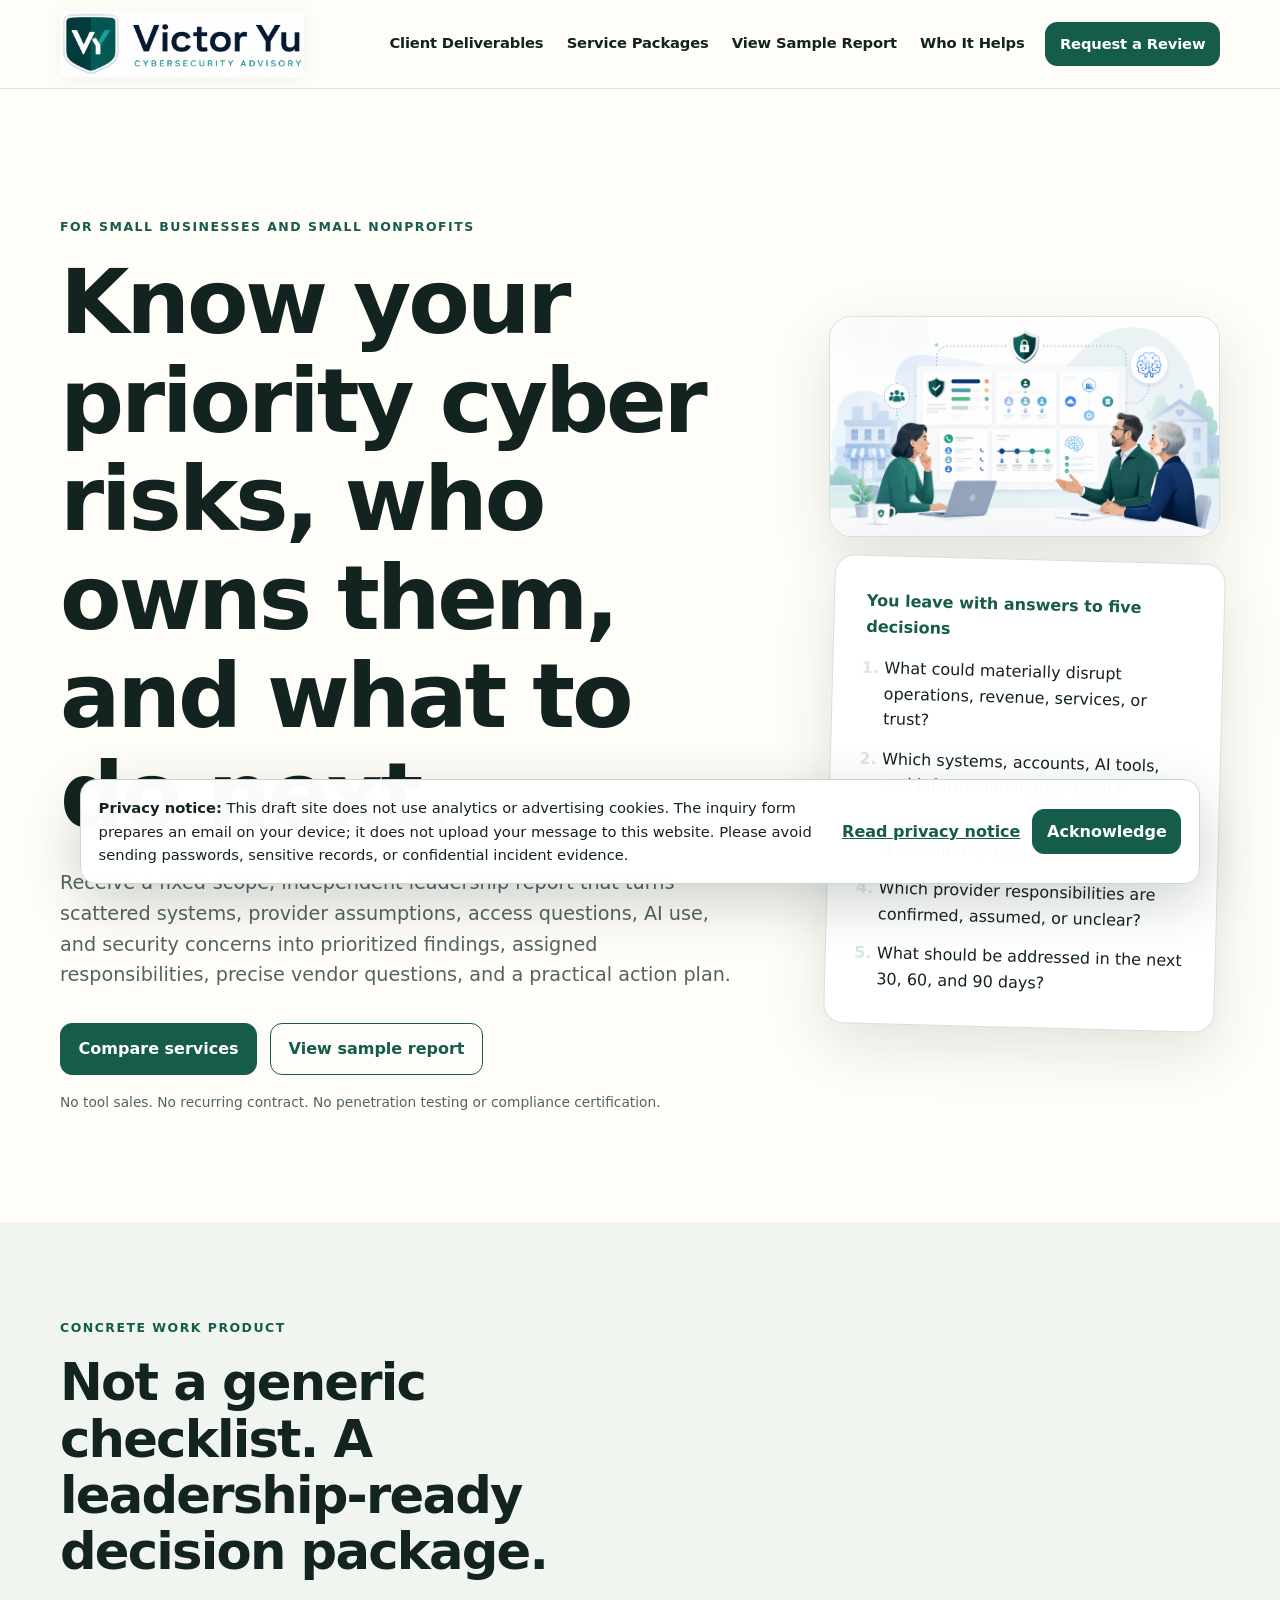
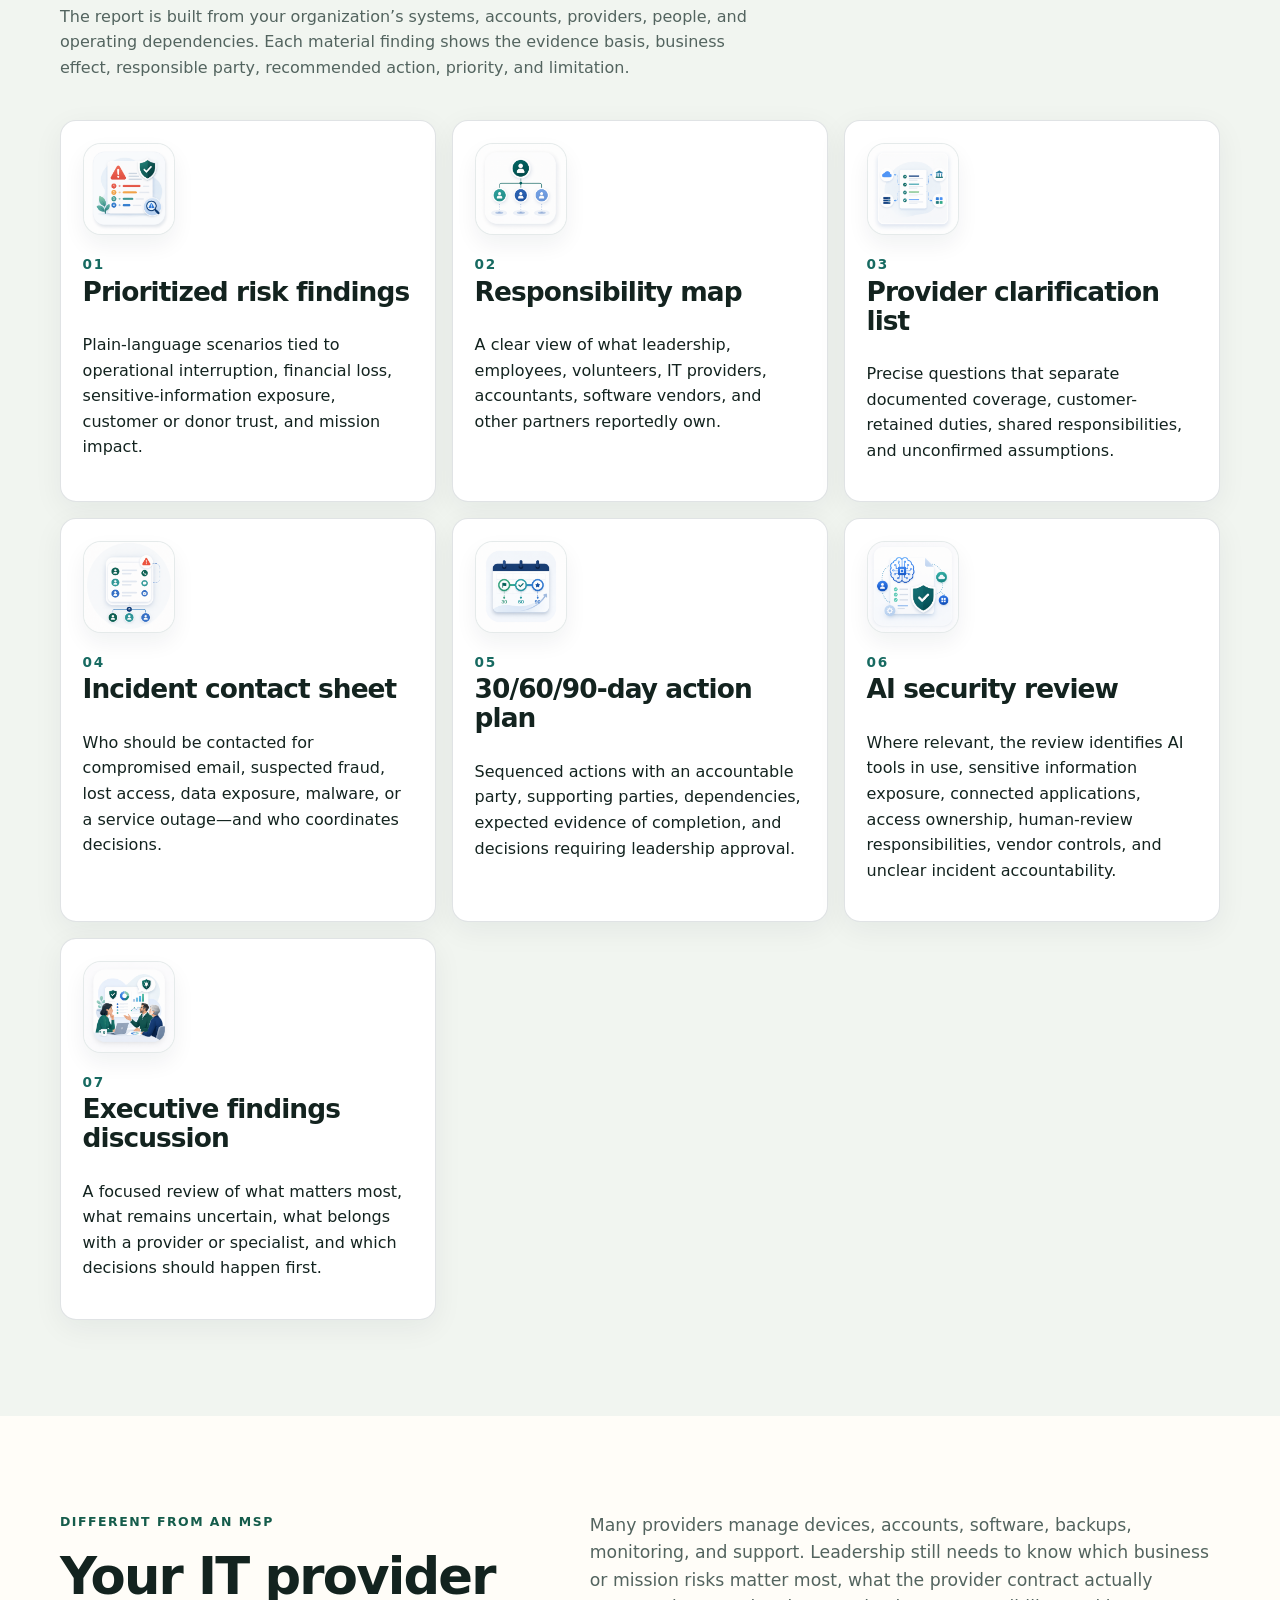
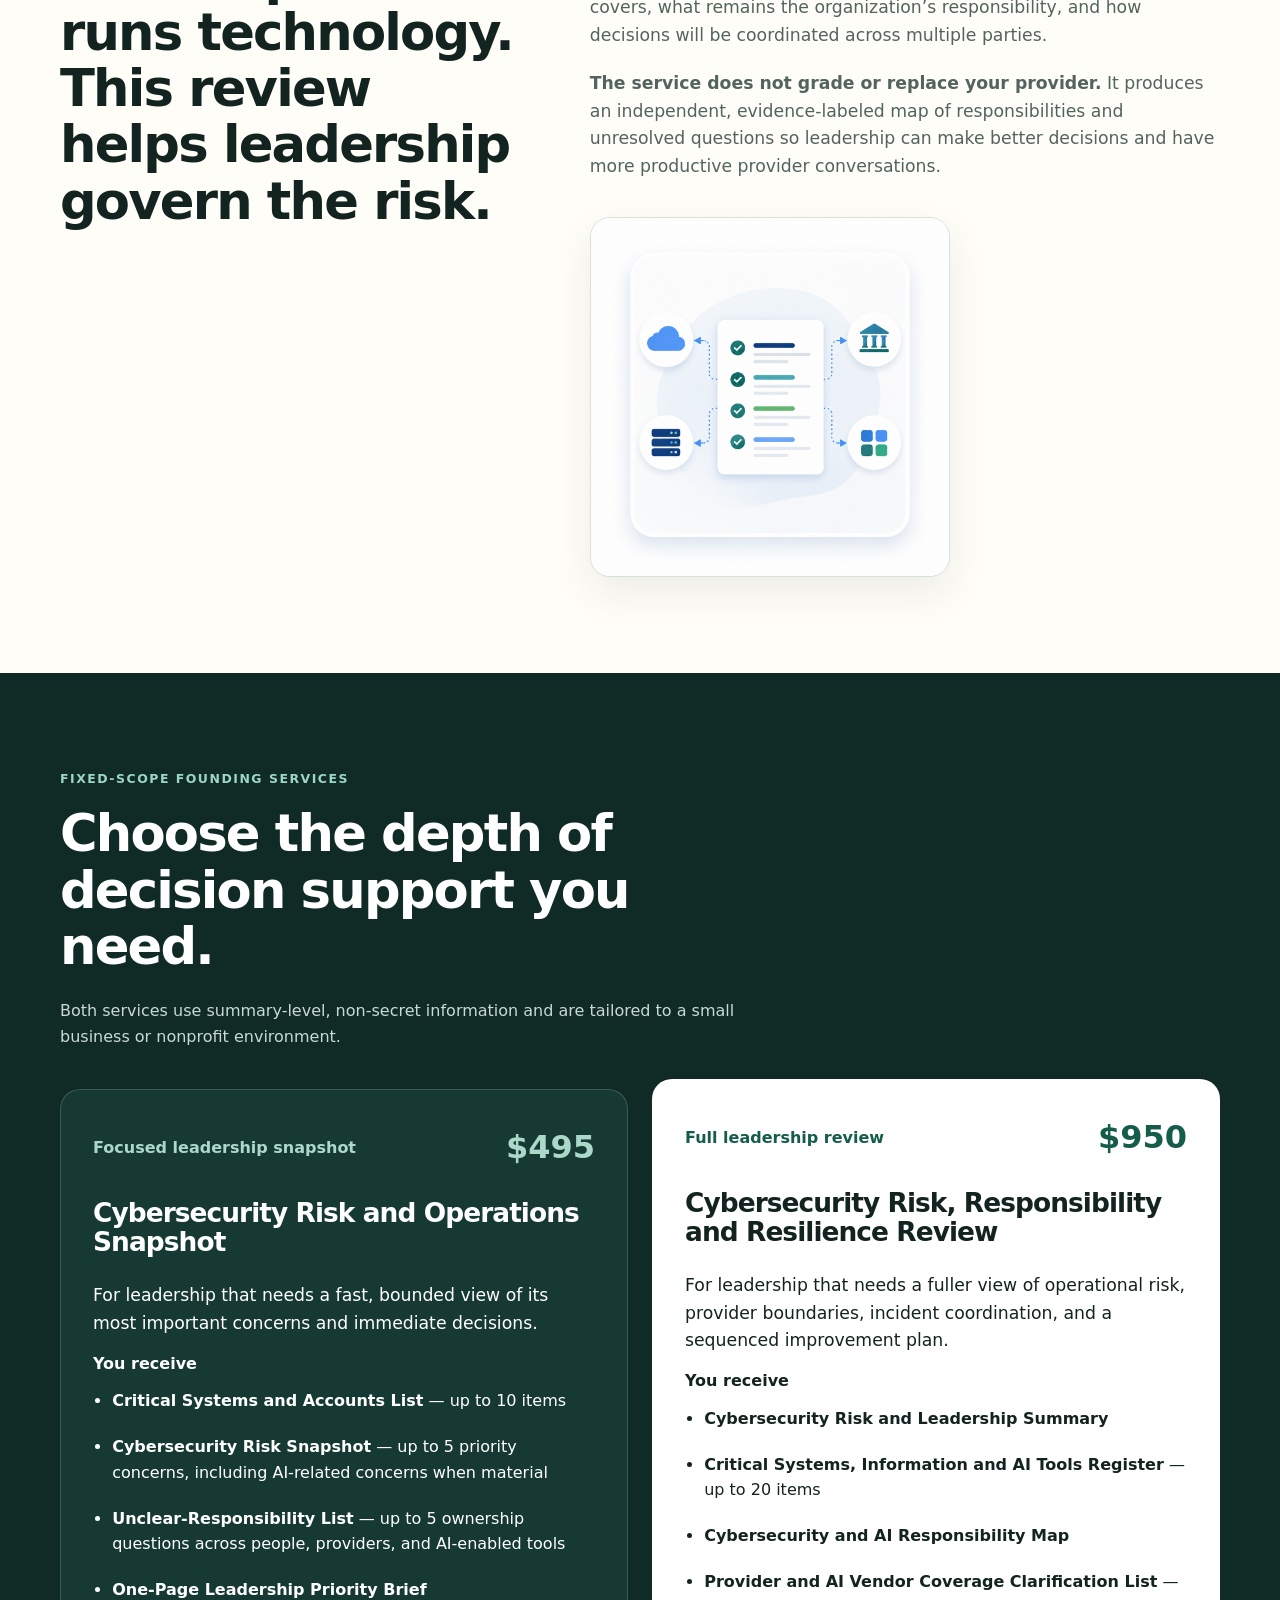
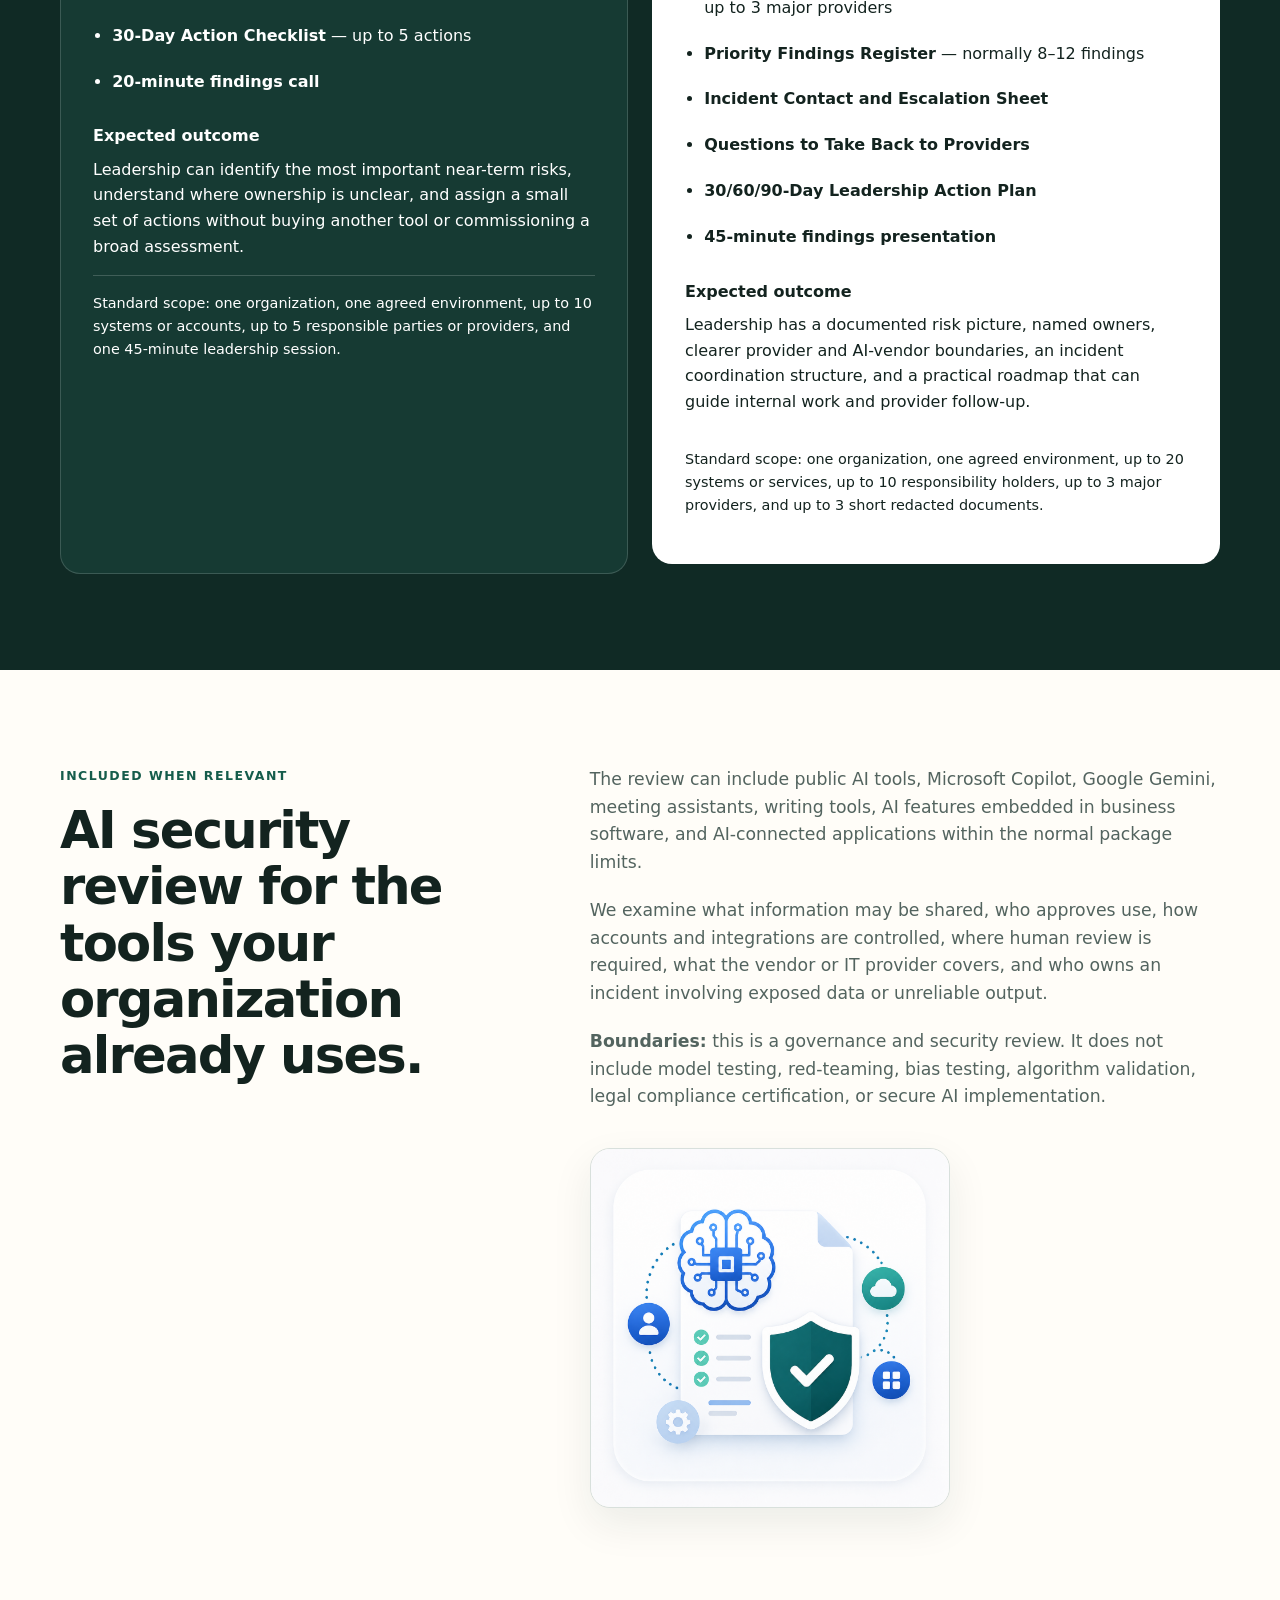
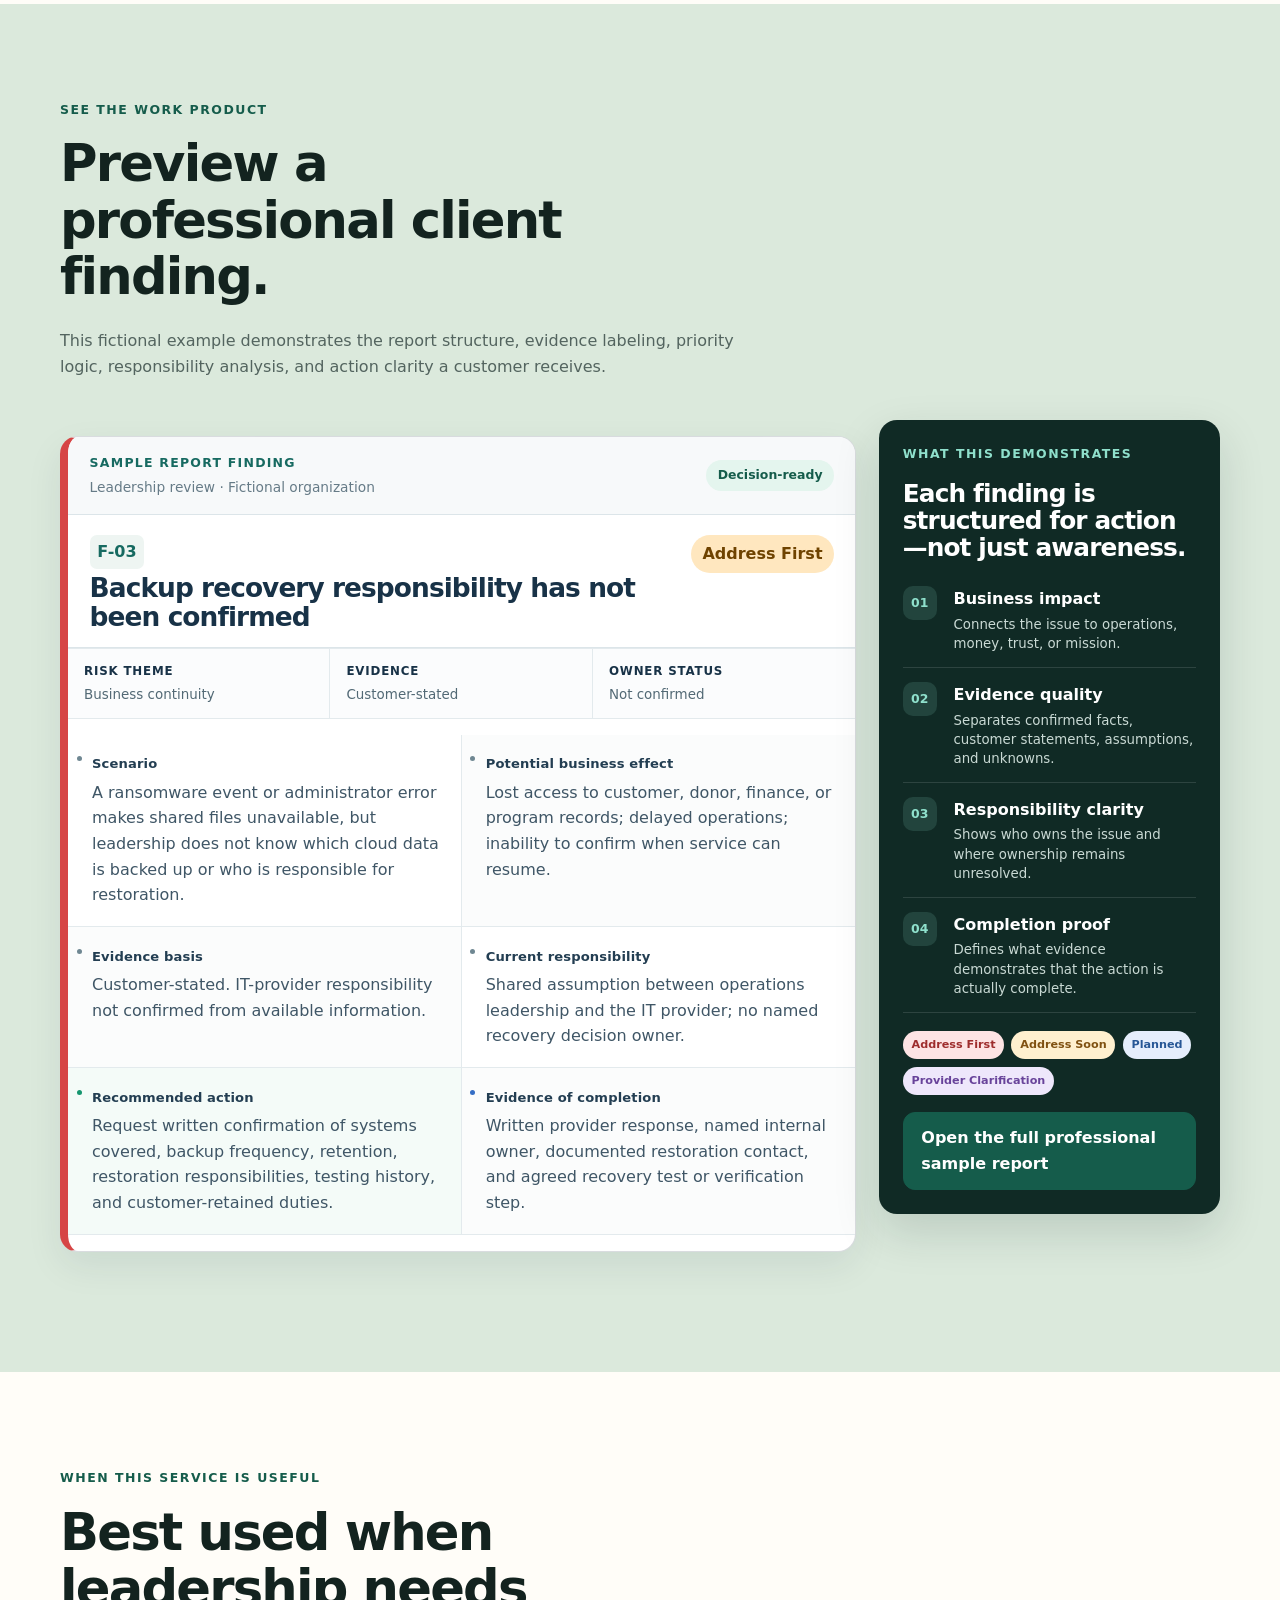
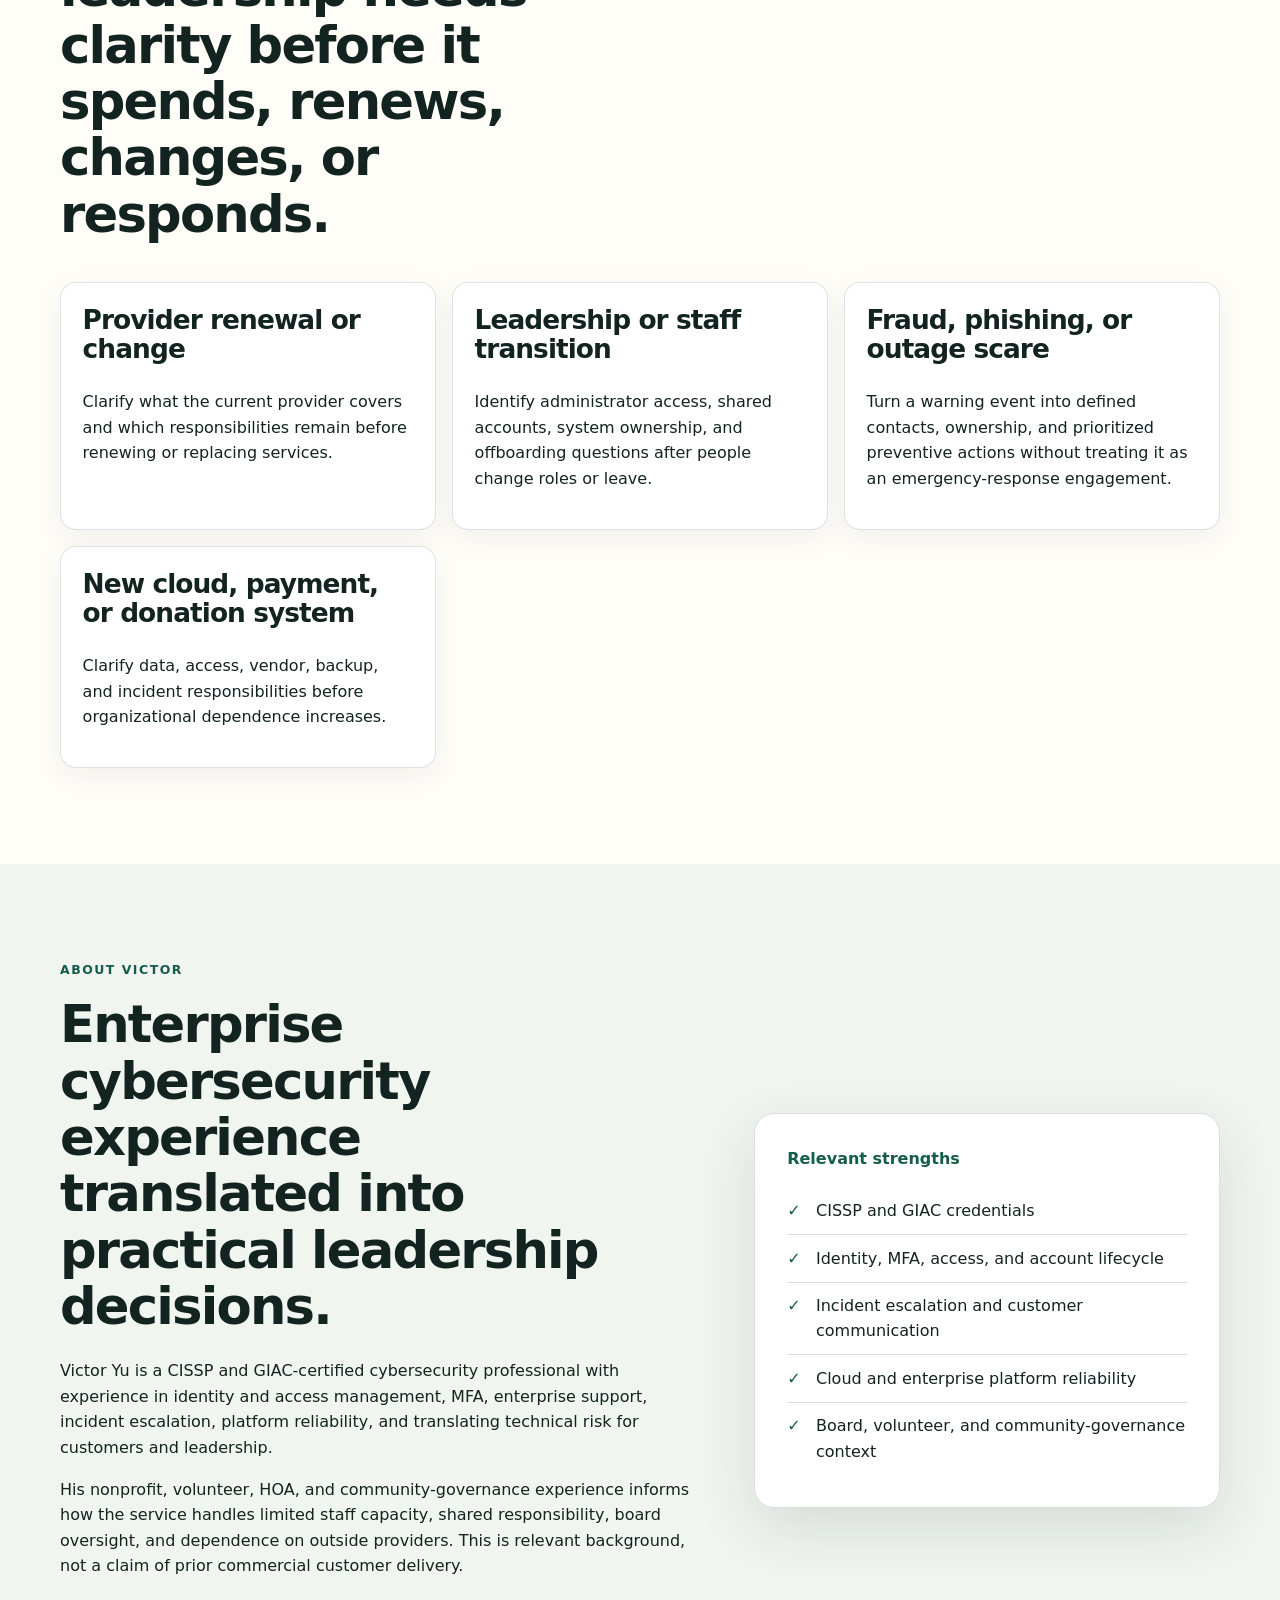
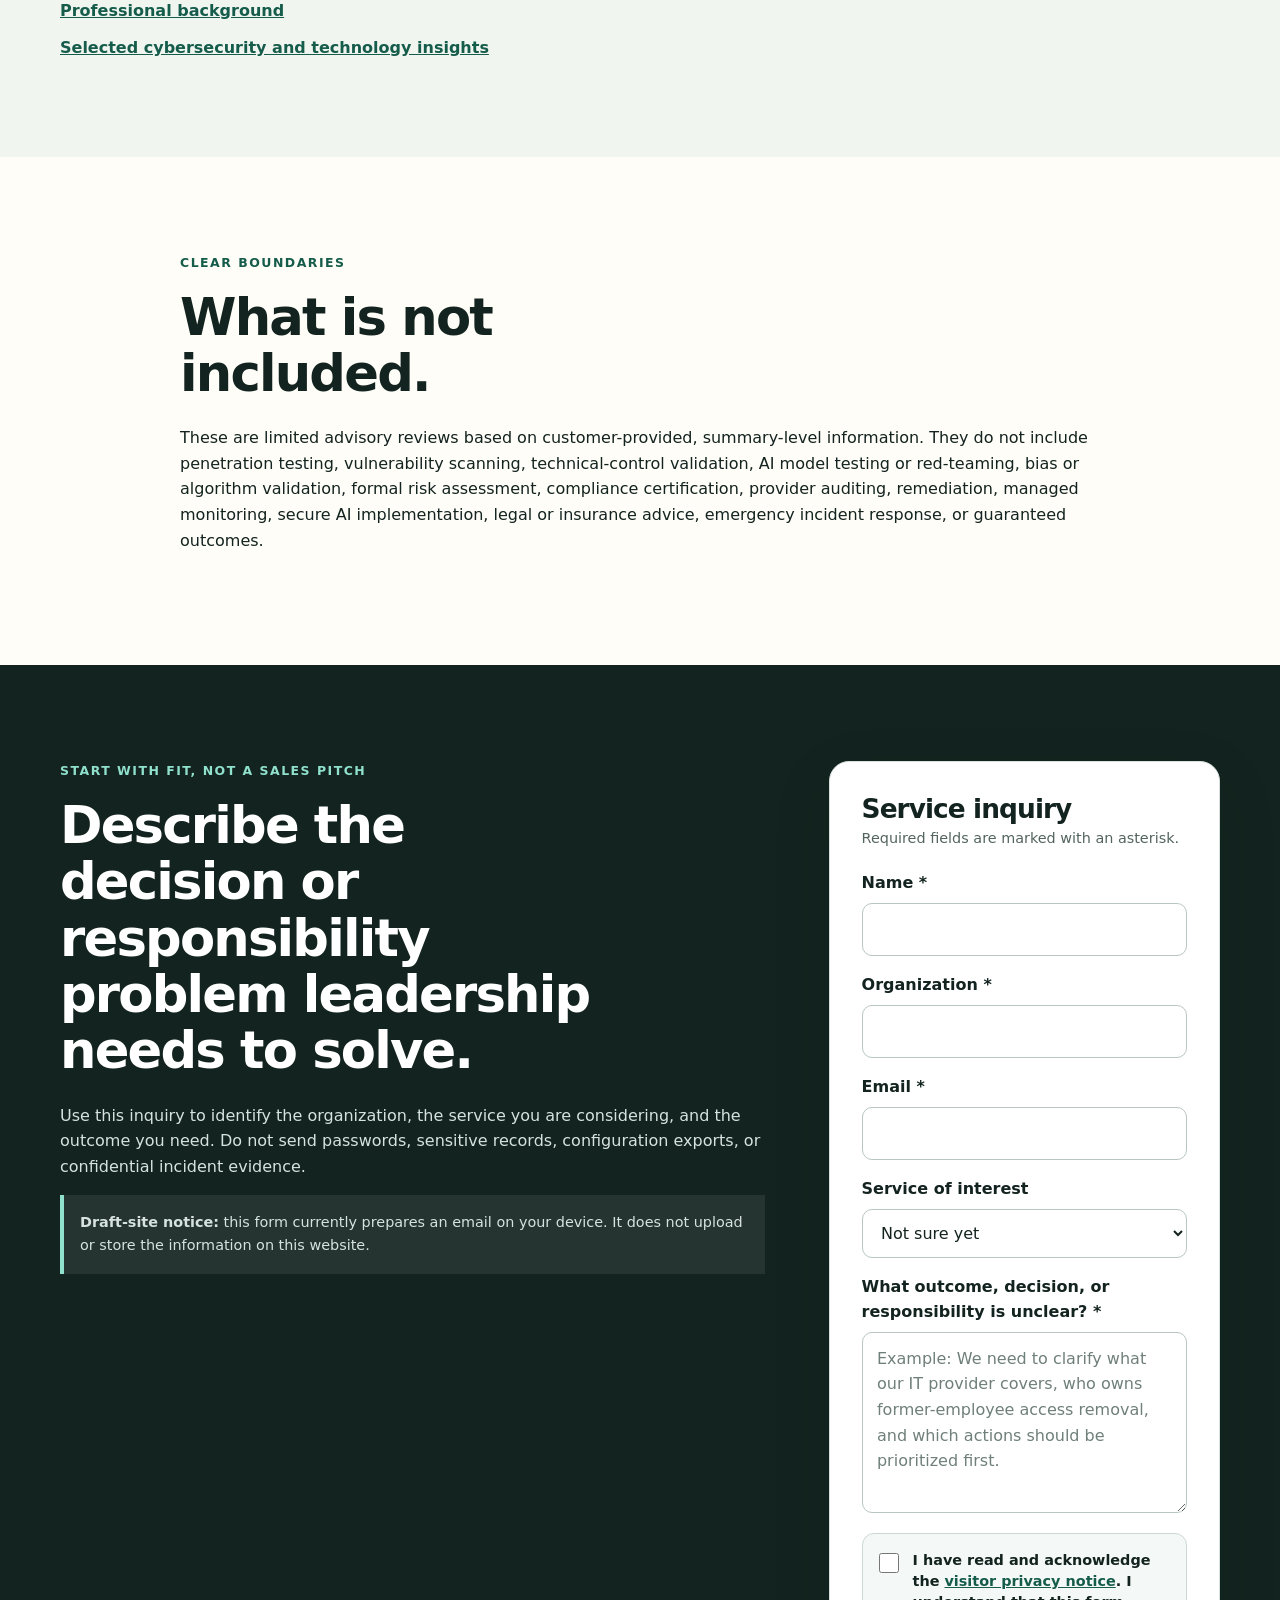
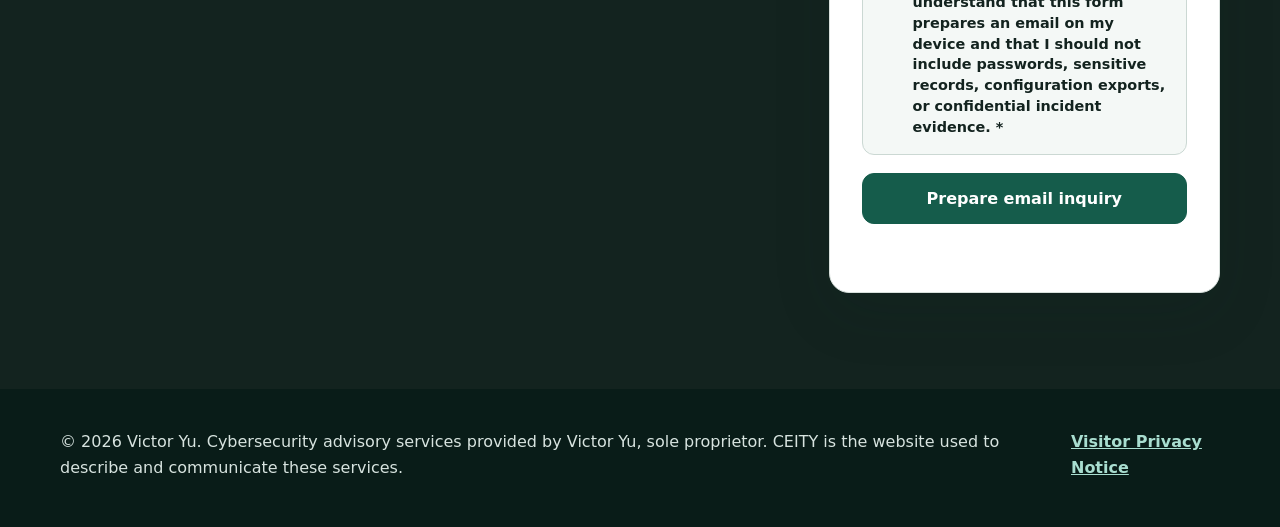
<file: index.html>
<!doctype html>
<html lang="en">
<head>
  <meta charset="utf-8">
  <meta name="viewport" content="width=device-width, initial-scale=1">
  <meta name="description" content="Fixed-scope cybersecurity leadership reviews for small businesses and nonprofits. Receive prioritized findings, responsibility maps, provider questions, incident contacts, and a practical action plan.">
  <title>Victor Yu Cybersecurity Advisory | Clear Cybersecurity Decisions</title>
  <link rel="stylesheet" href="styles.css">
  <script defer src="script.js"></script>
</head>
<body>
<a class="skip-link" href="#main">Skip to main content</a>
<header class="site-header">
  <div class="container nav-wrap">
    <a class="brand" href="#top" aria-label="Victor Yu Cybersecurity Advisory home"><img class="brand-logo" src="assets/logo-lockup-cropped.png" alt="Victor Yu Cybersecurity Advisory"></a>
    <button class="menu-button" type="button" aria-expanded="false" aria-controls="site-nav">Menu</button>
    <nav id="site-nav" class="site-nav" aria-label="Primary navigation">
      <a href="#outcomes">Client Deliverables</a><a href="#services">Service Packages</a><a href="#sample">View Sample Report</a><a href="#fit">Who It Helps</a><a class="button button-small" href="#contact">Request a Review</a>
    </nav>
  </div>
</header>
<main id="main">
<section id="top" class="hero">
  <div class="container hero-grid">
    <div>
      <p class="eyebrow">For small businesses and small nonprofits</p>
      <h1>Know your priority cyber risks, who owns them, and what to do next.</h1>
      <p class="hero-copy">Receive a fixed-scope, independent leadership report that turns scattered systems, provider assumptions, access questions, AI use, and security concerns into prioritized findings, assigned responsibilities, precise vendor questions, and a practical action plan.</p>
      <div class="hero-actions"><a class="button" href="#services">Compare services</a><a class="button button-secondary" href="sample-report.html">View sample report</a></div>
      <p class="microcopy">No tool sales. No recurring contract. No penetration testing or compliance certification.</p>
    </div>
    <div class="hero-side">
      <figure class="hero-visual">
        <img src="assets/hero-dashboard.png" alt="Illustration of a cybersecurity advisory meeting with dashboard panels for risk findings, responsibility mapping, provider coverage, action planning, and AI security review.">
      </figure>
      <aside class="hero-card">
        <p class="card-label">You leave with answers to five decisions</p>
        <ol class="decision-list">
          <li>What could materially disrupt operations, revenue, services, or trust?</li>
          <li>Which systems, accounts, AI tools, and information matter most?</li>
          <li>Who is accountable: leadership, staff, IT, or another provider?</li>
          <li>Which provider responsibilities are confirmed, assumed, or unclear?</li>
          <li>What should be addressed in the next 30, 60, and 90 days?</li>
        </ol>
      </aside>
    </div>
  </div>
</section>

<section id="outcomes" class="section section-soft">
  <div class="container">
    <div class="section-heading"><p class="eyebrow">Concrete work product</p><h2>Not a generic checklist. A leadership-ready decision package.</h2><p>The report is built from your organization’s systems, accounts, providers, people, and operating dependencies. Each material finding shows the evidence basis, business effect, responsible party, recommended action, priority, and limitation.</p></div>
    <div class="outcome-grid">
      <article><img class="outcome-icon" src="assets/icon-risk-findings.png" alt="Icon showing prioritized risk findings with ranked alerts and a validation shield."><span class="outcome-number">01</span><h3>Prioritized risk findings</h3><p>Plain-language scenarios tied to operational interruption, financial loss, sensitive-information exposure, customer or donor trust, and mission impact.</p></article>
      <article><img class="outcome-icon" src="assets/icon-responsibility-map.png" alt="Icon showing a responsibility map with connected roles."><span class="outcome-number">02</span><h3>Responsibility map</h3><p>A clear view of what leadership, employees, volunteers, IT providers, accountants, software vendors, and other partners reportedly own.</p></article>
      <article><img class="outcome-icon" src="assets/icon-provider-clarification.png" alt="Icon showing provider clarification across cloud, servers, applications, and outside services."><span class="outcome-number">03</span><h3>Provider clarification list</h3><p>Precise questions that separate documented coverage, customer-retained duties, shared responsibilities, and unconfirmed assumptions.</p></article>
      <article><img class="outcome-icon" src="assets/icon-incident-contact.png" alt="Icon showing incident contacts, alert escalation, and communication channels."><span class="outcome-number">04</span><h3>Incident contact sheet</h3><p>Who should be contacted for compromised email, suspected fraud, lost access, data exposure, malware, or a service outage—and who coordinates decisions.</p></article>
      <article><img class="outcome-icon" src="assets/icon-30-60-90-plan.png" alt="Icon showing a 30, 60, and 90 day action plan with milestones."><span class="outcome-number">05</span><h3>30/60/90-day action plan</h3><p>Sequenced actions with an accountable party, supporting parties, dependencies, expected evidence of completion, and decisions requiring leadership approval.</p></article>
      <article><img class="outcome-icon" src="assets/icon-ai-security-review.png" alt="Icon showing AI security review, a checklist, and protected connected systems."><span class="outcome-number">06</span><h3>AI security review</h3><p>Where relevant, the review identifies AI tools in use, sensitive information exposure, connected applications, access ownership, human-review responsibilities, vendor controls, and unclear incident accountability.</p></article>
      <article><img class="outcome-icon" src="assets/icon-executive-discussion.png" alt="Icon showing an executive discussion around dashboard findings and next actions."><span class="outcome-number">07</span><h3>Executive findings discussion</h3><p>A focused review of what matters most, what remains uncertain, what belongs with a provider or specialist, and which decisions should happen first.</p></article>
    </div>
  </div>
</section>

<section class="section" id="different">
  <div class="container split align-start">
    <div><p class="eyebrow">Different from an MSP</p><h2>Your IT provider runs technology. This review helps leadership govern the risk.</h2></div>
    <div class="body-copy feature-copy">
      <p>Many providers manage devices, accounts, software, backups, monitoring, and support. Leadership still needs to know which business or mission risks matter most, what the provider contract actually covers, what remains the organization’s responsibility, and how decisions will be coordinated across multiple parties.</p>
      <p><strong>The service does not grade or replace your provider.</strong> It produces an independent, evidence-labeled map of responsibilities and unresolved questions so leadership can make better decisions and have more productive provider conversations.</p>
      <figure class="inline-graphic">
        <img src="assets/icon-provider-clarification.png" alt="Illustration showing a checklist connected to multiple provider or service icons.">
      </figure>
    </div>
  </div>
</section>

<section id="services" class="section section-dark">
  <div class="container">
    <div class="section-heading light-heading"><p class="eyebrow">Fixed-scope founding services</p><h2>Choose the depth of decision support you need.</h2><p>Both services use summary-level, non-secret information and are tailored to a small business or nonprofit environment.</p></div>
    <div class="service-grid">
      <article class="service-card">
        <div class="service-topline"><span>Focused leadership snapshot</span><strong>$495</strong></div>
        <h3>Cybersecurity Risk and Operations Snapshot</h3>
        <p class="service-purpose">For leadership that needs a fast, bounded view of its most important concerns and immediate decisions.</p>
        <h4>You receive</h4>
        <ul class="deliverable-list">
          <li><strong>Critical Systems and Accounts List</strong> — up to 10 items</li>
          <li><strong>Cybersecurity Risk Snapshot</strong> — up to 5 priority concerns, including AI-related concerns when material</li>
          <li><strong>Unclear-Responsibility List</strong> — up to 5 ownership questions across people, providers, and AI-enabled tools</li>
          <li><strong>One-Page Leadership Priority Brief</strong></li>
          <li><strong>30-Day Action Checklist</strong> — up to 5 actions</li>
          <li><strong>20-minute findings call</strong></li>
        </ul>
        <h4>Expected outcome</h4>
        <p>Leadership can identify the most important near-term risks, understand where ownership is unclear, and assign a small set of actions without buying another tool or commissioning a broad assessment.</p>
        <p class="scope-note">Standard scope: one organization, one agreed environment, up to 10 systems or accounts, up to 5 responsible parties or providers, and one 45-minute leadership session.</p>
      </article>
      <article class="service-card featured-service">
        <div class="service-topline"><span>Full leadership review</span><strong>$950</strong></div>
        <h3>Cybersecurity Risk, Responsibility and Resilience Review</h3>
        <p class="service-purpose">For leadership that needs a fuller view of operational risk, provider boundaries, incident coordination, and a sequenced improvement plan.</p>
        <h4>You receive</h4>
        <ul class="deliverable-list">
          <li><strong>Cybersecurity Risk and Leadership Summary</strong></li>
          <li><strong>Critical Systems, Information and AI Tools Register</strong> — up to 20 items</li>
          <li><strong>Cybersecurity and AI Responsibility Map</strong></li>
          <li><strong>Provider and AI Vendor Coverage Clarification List</strong> — up to 3 major providers</li>
          <li><strong>Priority Findings Register</strong> — normally 8–12 findings</li>
          <li><strong>Incident Contact and Escalation Sheet</strong></li>
          <li><strong>Questions to Take Back to Providers</strong></li>
          <li><strong>30/60/90-Day Leadership Action Plan</strong></li>
          <li><strong>45-minute findings presentation</strong></li>
        </ul>
        <h4>Expected outcome</h4>
        <p>Leadership has a documented risk picture, named owners, clearer provider and AI-vendor boundaries, an incident coordination structure, and a practical roadmap that can guide internal work and provider follow-up.</p>
        <p class="scope-note">Standard scope: one organization, one agreed environment, up to 20 systems or services, up to 10 responsibility holders, up to 3 major providers, and up to 3 short redacted documents.</p>
      </article>
    </div>
  </div>
</section>

<section class="section" id="ai-review">
  <div class="container split align-start">
    <div><p class="eyebrow">Included when relevant</p><h2>AI security review for the tools your organization already uses.</h2></div>
    <div class="body-copy feature-copy">
      <p>The review can include public AI tools, Microsoft Copilot, Google Gemini, meeting assistants, writing tools, AI features embedded in business software, and AI-connected applications within the normal package limits.</p>
      <p>We examine what information may be shared, who approves use, how accounts and integrations are controlled, where human review is required, what the vendor or IT provider covers, and who owns an incident involving exposed data or unreliable output.</p>
      <p><strong>Boundaries:</strong> this is a governance and security review. It does not include model testing, red-teaming, bias testing, algorithm validation, legal compliance certification, or secure AI implementation.</p>
      <figure class="inline-graphic">
        <img src="assets/icon-ai-security-review.png" alt="Illustration representing AI security review and protected information.">
      </figure>
    </div>
  </div>
</section>

<section id="sample" class="section section-accent">
  <div class="container">
    <div class="section-heading"><p class="eyebrow">See the work product</p><h2>Preview a professional client finding.</h2><p>This fictional example demonstrates the report structure, evidence labeling, priority logic, responsibility analysis, and action clarity a customer receives.</p></div>
    <div class="sample-preview-layout">
      <article class="finding-card finding-card-critical">
        <div class="finding-document-bar">
          <div><span class="document-label">Sample report finding</span><span class="document-meta">Leadership review · Fictional organization</span></div>
          <span class="document-status">Decision-ready</span>
        </div>
        <div class="finding-header"><div><span class="finding-id">F-03</span><h3>Backup recovery responsibility has not been confirmed</h3></div><span class="priority-badge priority-critical">Address First</span></div>
        <div class="finding-summary-strip">
          <span><strong>Risk theme</strong> Business continuity</span>
          <span><strong>Evidence</strong> Customer-stated</span>
          <span><strong>Owner status</strong> Not confirmed</span>
        </div>
        <dl class="finding-grid professional-grid">
          <div class="field-scenario"><dt>Scenario</dt><dd>A ransomware event or administrator error makes shared files unavailable, but leadership does not know which cloud data is backed up or who is responsible for restoration.</dd></div>
          <div class="field-impact"><dt>Potential business effect</dt><dd>Lost access to customer, donor, finance, or program records; delayed operations; inability to confirm when service can resume.</dd></div>
          <div class="field-evidence"><dt>Evidence basis</dt><dd>Customer-stated. IT-provider responsibility not confirmed from available information.</dd></div>
          <div class="field-owner"><dt>Current responsibility</dt><dd>Shared assumption between operations leadership and the IT provider; no named recovery decision owner.</dd></div>
          <div class="field-action"><dt>Recommended action</dt><dd>Request written confirmation of systems covered, backup frequency, retention, restoration responsibilities, testing history, and customer-retained duties.</dd></div>
          <div class="field-completion"><dt>Evidence of completion</dt><dd>Written provider response, named internal owner, documented restoration contact, and agreed recovery test or verification step.</dd></div>
        </dl>
      </article>
      <aside class="sample-side-panel">
        <p class="eyebrow">What this demonstrates</p>
        <h3>Each finding is structured for action—not just awareness.</h3>
        <ul class="sample-feature-list">
          <li><span>01</span><div><strong>Business impact</strong><small>Connects the issue to operations, money, trust, or mission.</small></div></li>
          <li><span>02</span><div><strong>Evidence quality</strong><small>Separates confirmed facts, customer statements, assumptions, and unknowns.</small></div></li>
          <li><span>03</span><div><strong>Responsibility clarity</strong><small>Shows who owns the issue and where ownership remains unresolved.</small></div></li>
          <li><span>04</span><div><strong>Completion proof</strong><small>Defines what evidence demonstrates that the action is actually complete.</small></div></li>
        </ul>
        <div class="priority-legend compact-legend" aria-label="Finding priority legend">
          <span class="legend-critical">Address First</span>
          <span class="legend-soon">Address Soon</span>
          <span class="legend-planned">Planned</span>
          <span class="legend-clarify">Provider Clarification</span>
        </div>
        <a class="button full-width" href="sample-report.html">Open the full professional sample report</a>
      </aside>
    </div>
  </div>
</section>

<section id="fit" class="section">
  <div class="container">
    <div class="section-heading"><p class="eyebrow">When this service is useful</p><h2>Best used when leadership needs clarity before it spends, renews, changes, or responds.</h2></div>
    <div class="trigger-grid">
      <article><h3>Provider renewal or change</h3><p>Clarify what the current provider covers and which responsibilities remain before renewing or replacing services.</p></article>
      <article><h3>Leadership or staff transition</h3><p>Identify administrator access, shared accounts, system ownership, and offboarding questions after people change roles or leave.</p></article>
      <article><h3>Fraud, phishing, or outage scare</h3><p>Turn a warning event into defined contacts, ownership, and prioritized preventive actions without treating it as an emergency-response engagement.</p></article>
      <article><h3>New cloud, payment, or donation system</h3><p>Clarify data, access, vendor, backup, and incident responsibilities before organizational dependence increases.</p></article>
    </div>
  </div>
</section>

<section id="about" class="section section-soft">
  <div class="container about-grid">
    <div><p class="eyebrow">About Victor</p><h2>Enterprise cybersecurity experience translated into practical leadership decisions.</h2><p>Victor Yu is a CISSP and GIAC-certified cybersecurity professional with experience in identity and access management, MFA, enterprise support, incident escalation, platform reliability, and translating technical risk for customers and leadership.</p><p>His nonprofit, volunteer, HOA, and community-governance experience informs how the service handles limited staff capacity, shared responsibility, board oversight, and dependence on outside providers. This is relevant background, not a claim of prior commercial customer delivery.</p><div class="profile-links"><a href="https://www.linkedin.com/in/victor-y-875b647/" target="_blank" rel="noopener noreferrer">Professional background</a><a href="https://victor769.substack.com/" target="_blank" rel="noopener noreferrer">Selected cybersecurity and technology insights</a></div></div>
    <aside class="credential-card"><p class="card-label">Relevant strengths</p><ul class="check-list"><li>CISSP and GIAC credentials</li><li>Identity, MFA, access, and account lifecycle</li><li>Incident escalation and customer communication</li><li>Cloud and enterprise platform reliability</li><li>Board, volunteer, and community-governance context</li></ul></aside>
  </div>
</section>

<section id="limitations" class="section">
  <div class="container narrow"><p class="eyebrow">Clear boundaries</p><h2>What is not included.</h2><p>These are limited advisory reviews based on customer-provided, summary-level information. They do not include penetration testing, vulnerability scanning, technical-control validation, AI model testing or red-teaming, bias or algorithm validation, formal risk assessment, compliance certification, provider auditing, remediation, managed monitoring, secure AI implementation, legal or insurance advice, emergency incident response, or guaranteed outcomes.</p></div>
</section>

<section id="contact" class="section section-dark contact-section-dark">
  <div class="container contact-grid">
    <div class="contact-copy">
      <p class="eyebrow">Start with fit, not a sales pitch</p>
      <h2>Describe the decision or responsibility problem leadership needs to solve.</h2>
      <p>Use this inquiry to identify the organization, the service you are considering, and the outcome you need. Do not send passwords, sensitive records, configuration exports, or confidential incident evidence.</p>
      <p class="contact-note"><strong>Draft-site notice:</strong> this form currently prepares an email on your device. It does not upload or store the information on this website.</p>
    </div>
    <form id="contact-form" class="contact-form" novalidate>
      <div class="form-heading">
        <h3>Service inquiry</h3>
        <p>Required fields are marked with an asterisk.</p>
      </div>
      <label for="contact-name">Name <span aria-hidden="true">*</span></label>
      <input id="contact-name" name="name" autocomplete="name" required>

      <label for="contact-organization">Organization <span aria-hidden="true">*</span></label>
      <input id="contact-organization" name="organization" autocomplete="organization" required>

      <label for="contact-email">Email <span aria-hidden="true">*</span></label>
      <input id="contact-email" type="email" name="email" autocomplete="email" required>

      <label for="service-select">Service of interest</label>
      <select id="service-select" name="service">
        <option value="Not sure yet">Not sure yet</option>
        <option value="Cybersecurity Risk and Operations Snapshot — $495">Cybersecurity Risk and Operations Snapshot — $495</option>
        <option value="Cybersecurity Risk, Responsibility and Resilience Review — $950">Cybersecurity Risk, Responsibility and Resilience Review — $950</option>
      </select>

      <label for="contact-message">What outcome, decision, or responsibility is unclear? <span aria-hidden="true">*</span></label>
      <textarea id="contact-message" name="message" rows="6" required placeholder="Example: We need to clarify what our IT provider covers, who owns former-employee access removal, and which actions should be prioritized first."></textarea>

      <label class="privacy-consent" for="privacy-consent">
        <input id="privacy-consent" name="privacy_acknowledged" type="checkbox" required>
        <span>I have read and acknowledge the <a href="privacy.html" target="_blank" rel="noopener">visitor privacy notice</a>. I understand that this form prepares an email on my device and that I should not include passwords, sensitive records, configuration exports, or confidential incident evidence. <span aria-hidden="true">*</span></span>
      </label>

      <button class="button full-width" type="submit">Prepare email inquiry</button>
      <p id="form-status" class="form-status" aria-live="polite"></p>
    </form>
  </div>
</section>
</main>
<footer class="site-footer"><div class="container footer-content"><p>© 2026 Victor Yu. Cybersecurity advisory services provided by Victor Yu, sole proprietor. CEITY is the website used to describe and communicate these services.</p><p><a href="privacy.html">Visitor Privacy Notice</a></p></div></footer>

<div id="privacy-banner" class="privacy-banner" role="region" aria-label="Privacy acknowledgment" hidden>
  <div class="privacy-banner-inner">
    <p><strong>Privacy notice:</strong> This draft site does not use analytics or advertising cookies. The inquiry form prepares an email on your device; it does not upload your message to this website. Please avoid sending passwords, sensitive records, or confidential incident evidence.</p>
    <div class="privacy-banner-actions">
      <a href="privacy.html">Read privacy notice</a>
      <button id="privacy-acknowledge" class="button button-small" type="button">Acknowledge</button>
    </div>
  </div>
</div>
</body>
</html>
</file>
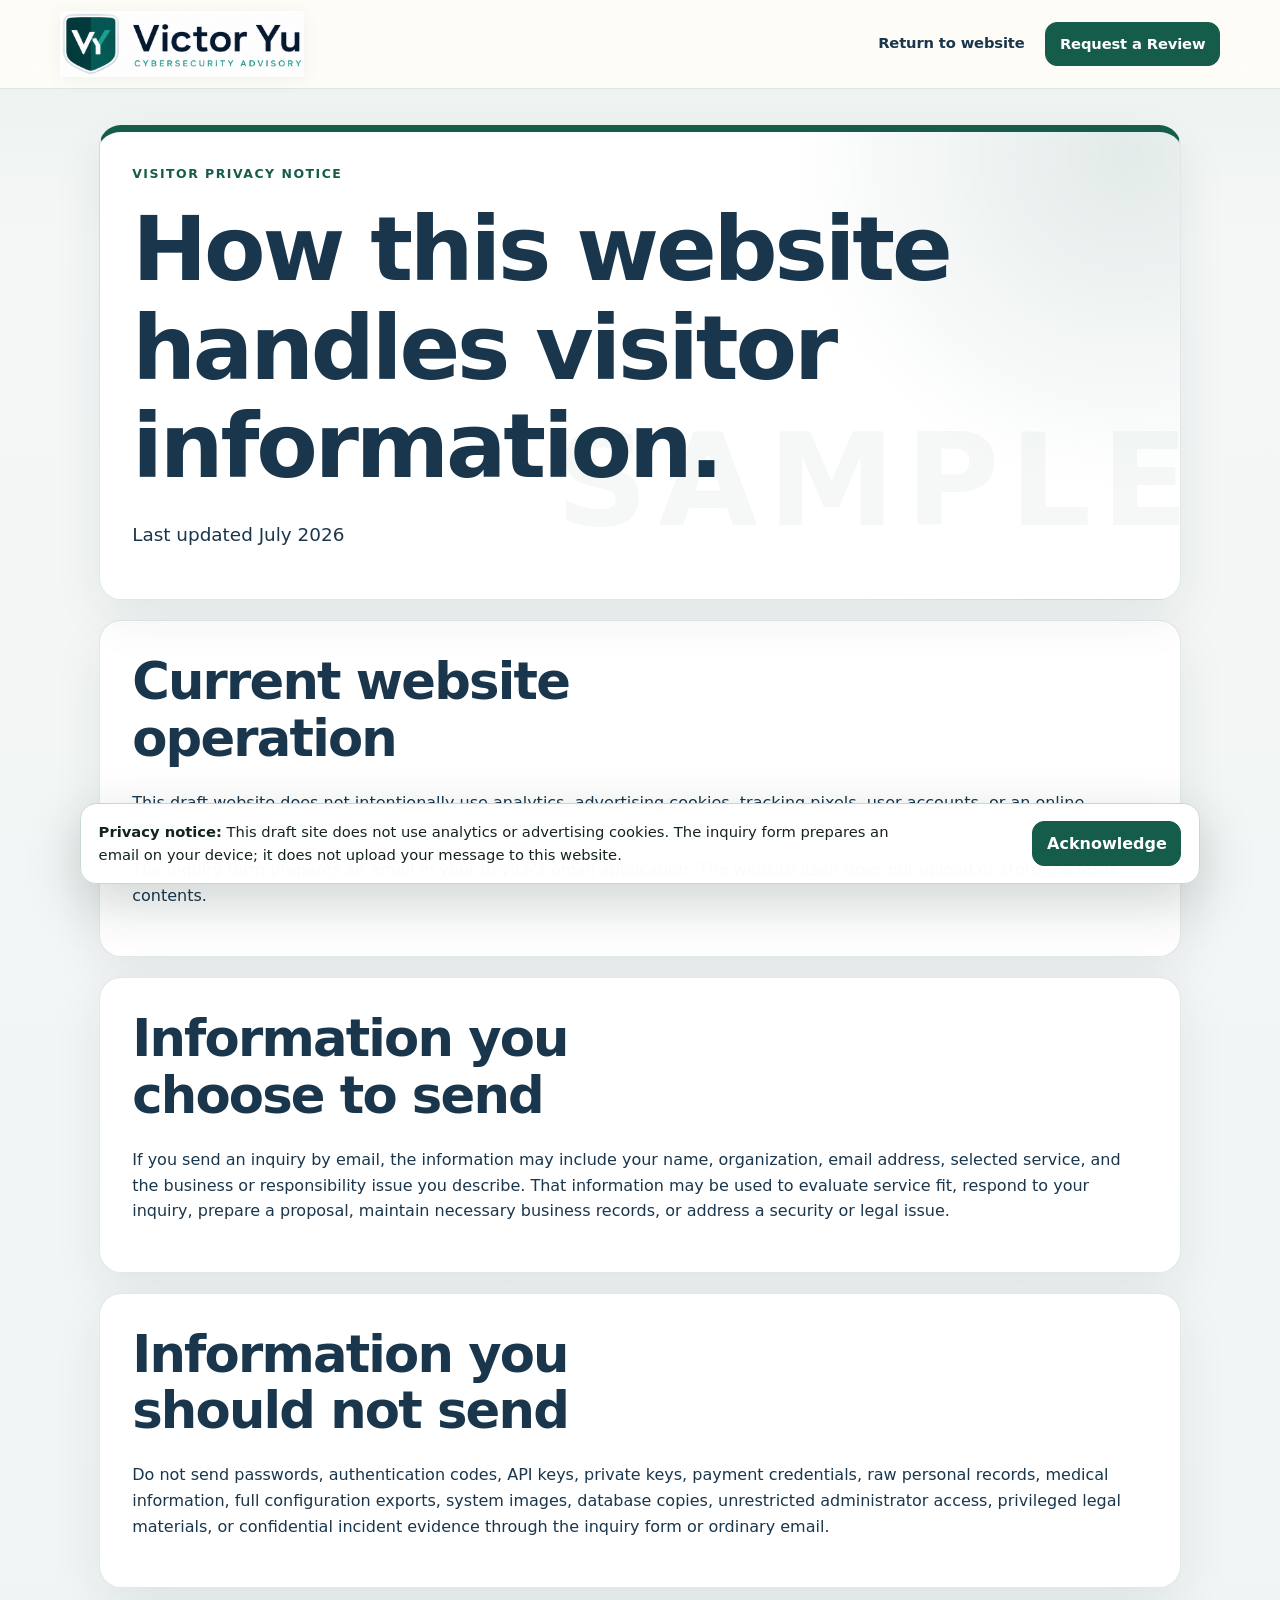
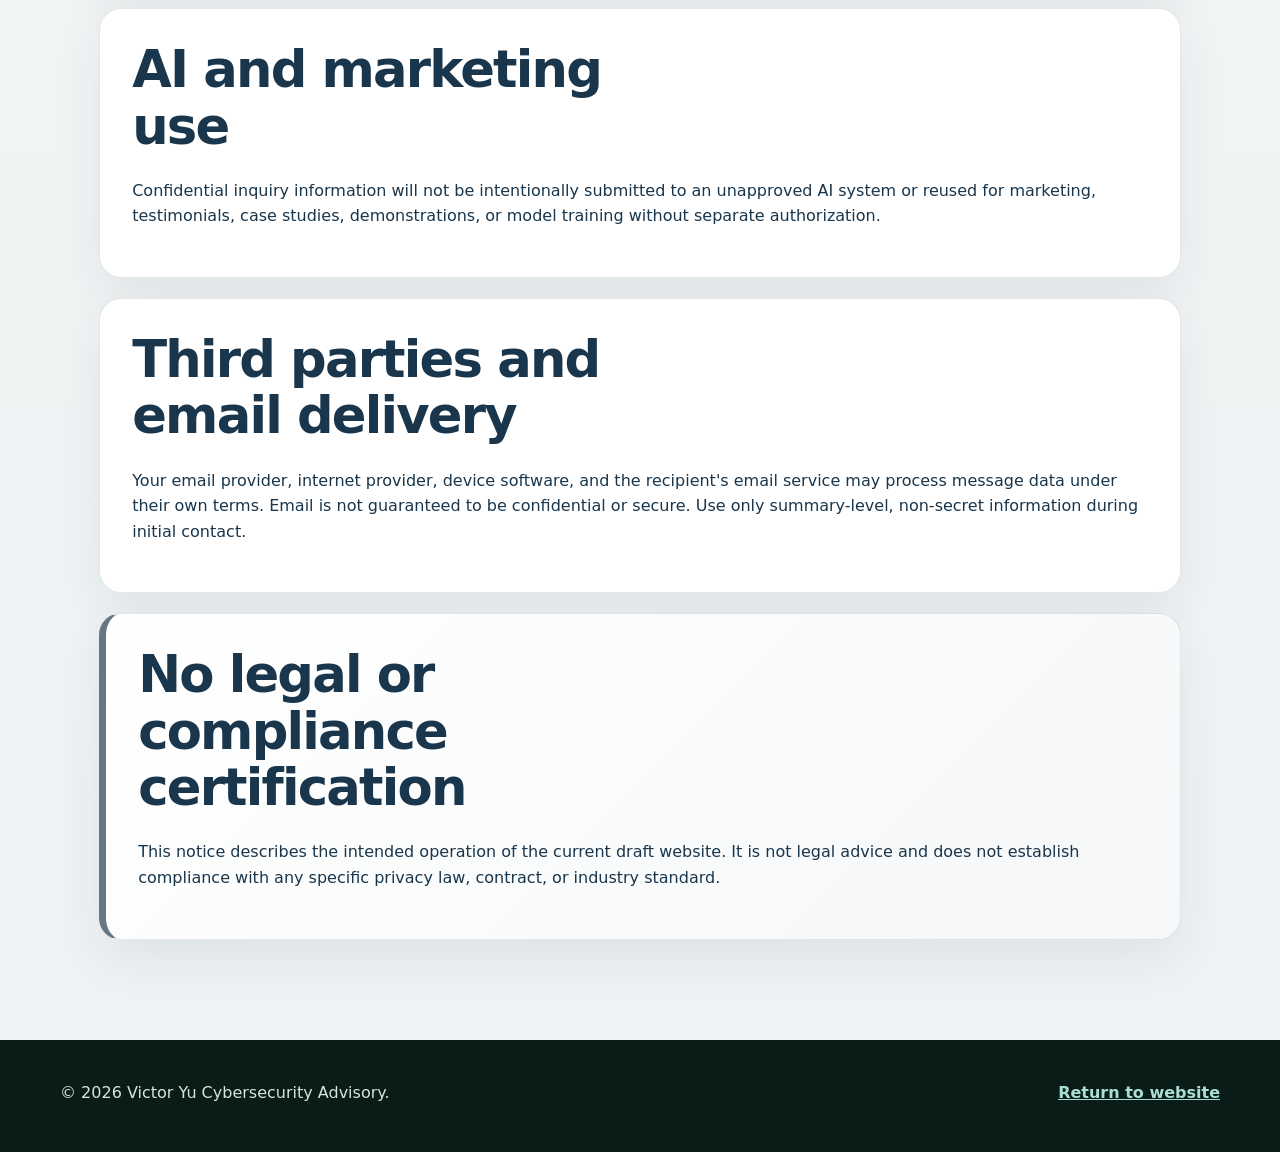
<file: privacy.html>
<!doctype html>
<html lang="en">
<head>
  <meta charset="utf-8">
  <meta name="viewport" content="width=device-width, initial-scale=1">
  <meta name="description" content="Visitor privacy notice for the Victor Yu Cybersecurity Advisory website.">
  <title>Visitor Privacy Notice | Victor Yu Cybersecurity Advisory</title>
  <link rel="stylesheet" href="styles.css">
  <script defer src="script.js"></script>
</head>
<body class="report-page">
<header class="site-header">
  <div class="container nav-wrap">
    <a class="brand" href="index.html" aria-label="Victor Yu Cybersecurity Advisory home"><img class="brand-logo" src="assets/logo-lockup-cropped.png" alt="Victor Yu Cybersecurity Advisory"></a>
    <nav class="site-nav privacy-page-nav" aria-label="Privacy page navigation"><a href="index.html">Return to website</a><a class="button button-small" href="index.html#contact">Request a Review</a></nav>
  </div>
</header>
<main class="report-shell privacy-page">
  <section class="report-cover">
    <p class="eyebrow">Visitor privacy notice</p>
    <h1>How this website handles visitor information.</h1>
    <p class="report-subtitle">Last updated July 2026</p>
  </section>
  <section class="report-section">
    <h2>Current website operation</h2>
    <p>This draft website does not intentionally use analytics, advertising cookies, tracking pixels, user accounts, or an online database for inquiries.</p>
    <p>The inquiry form prepares an email in your device's email application. The website itself does not upload or store the form contents.</p>
  </section>
  <section class="report-section">
    <h2>Information you choose to send</h2>
    <p>If you send an inquiry by email, the information may include your name, organization, email address, selected service, and the business or responsibility issue you describe. That information may be used to evaluate service fit, respond to your inquiry, prepare a proposal, maintain necessary business records, or address a security or legal issue.</p>
  </section>
  <section class="report-section">
    <h2>Information you should not send</h2>
    <p>Do not send passwords, authentication codes, API keys, private keys, payment credentials, raw personal records, medical information, full configuration exports, system images, database copies, unrestricted administrator access, privileged legal materials, or confidential incident evidence through the inquiry form or ordinary email.</p>
  </section>
  <section class="report-section">
    <h2>AI and marketing use</h2>
    <p>Confidential inquiry information will not be intentionally submitted to an unapproved AI system or reused for marketing, testimonials, case studies, demonstrations, or model training without separate authorization.</p>
  </section>
  <section class="report-section">
    <h2>Third parties and email delivery</h2>
    <p>Your email provider, internet provider, device software, and the recipient's email service may process message data under their own terms. Email is not guaranteed to be confidential or secure. Use only summary-level, non-secret information during initial contact.</p>
  </section>
  <section class="report-section report-limitations">
    <h2>No legal or compliance certification</h2>
    <p>This notice describes the intended operation of the current draft website. It is not legal advice and does not establish compliance with any specific privacy law, contract, or industry standard.</p>
  </section>
</main>
<footer class="site-footer"><div class="container footer-content"><p>© 2026 Victor Yu Cybersecurity Advisory.</p><p><a href="index.html">Return to website</a></p></div></footer>
<div id="privacy-banner" class="privacy-banner" role="region" aria-label="Privacy acknowledgment" hidden>
  <div class="privacy-banner-inner">
    <p><strong>Privacy notice:</strong> This draft site does not use analytics or advertising cookies. The inquiry form prepares an email on your device; it does not upload your message to this website.</p>
    <div class="privacy-banner-actions"><button id="privacy-acknowledge" class="button button-small" type="button">Acknowledge</button></div>
  </div>
</div>
</body>
</html>
</file>
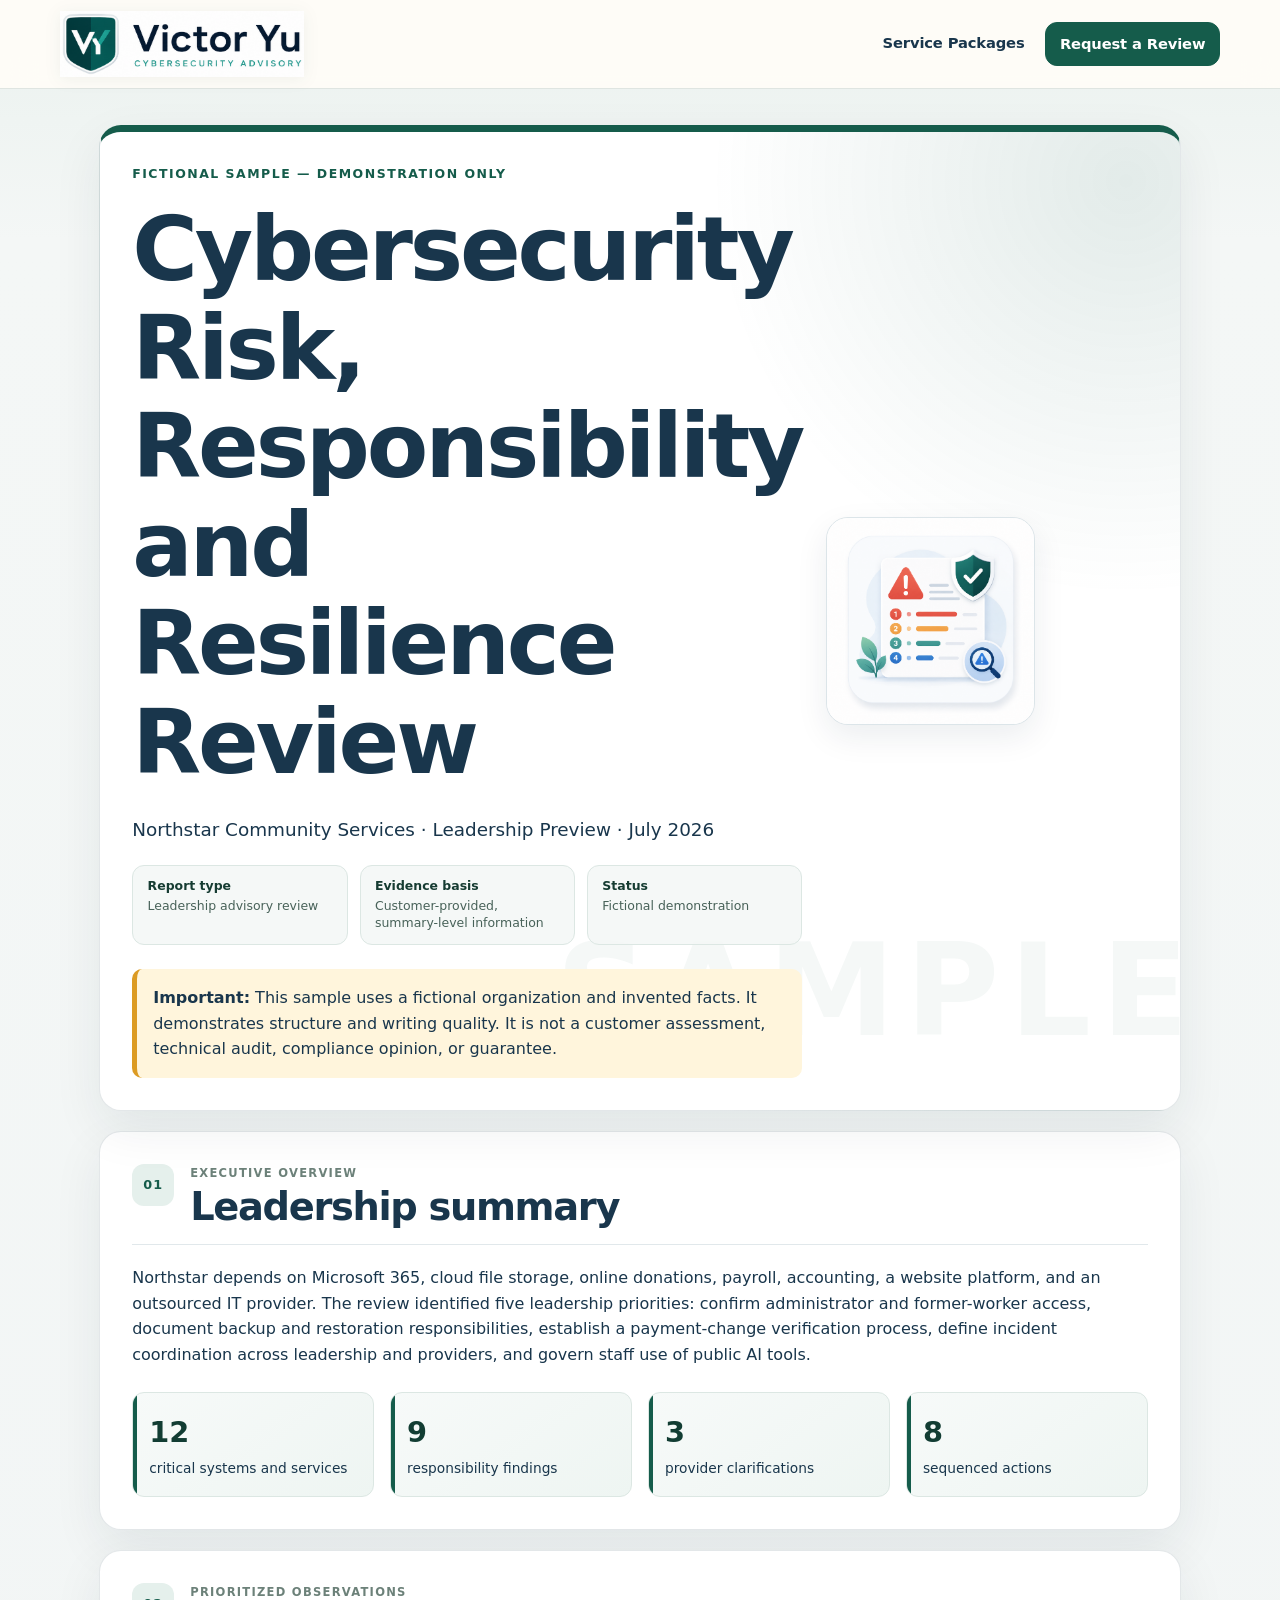
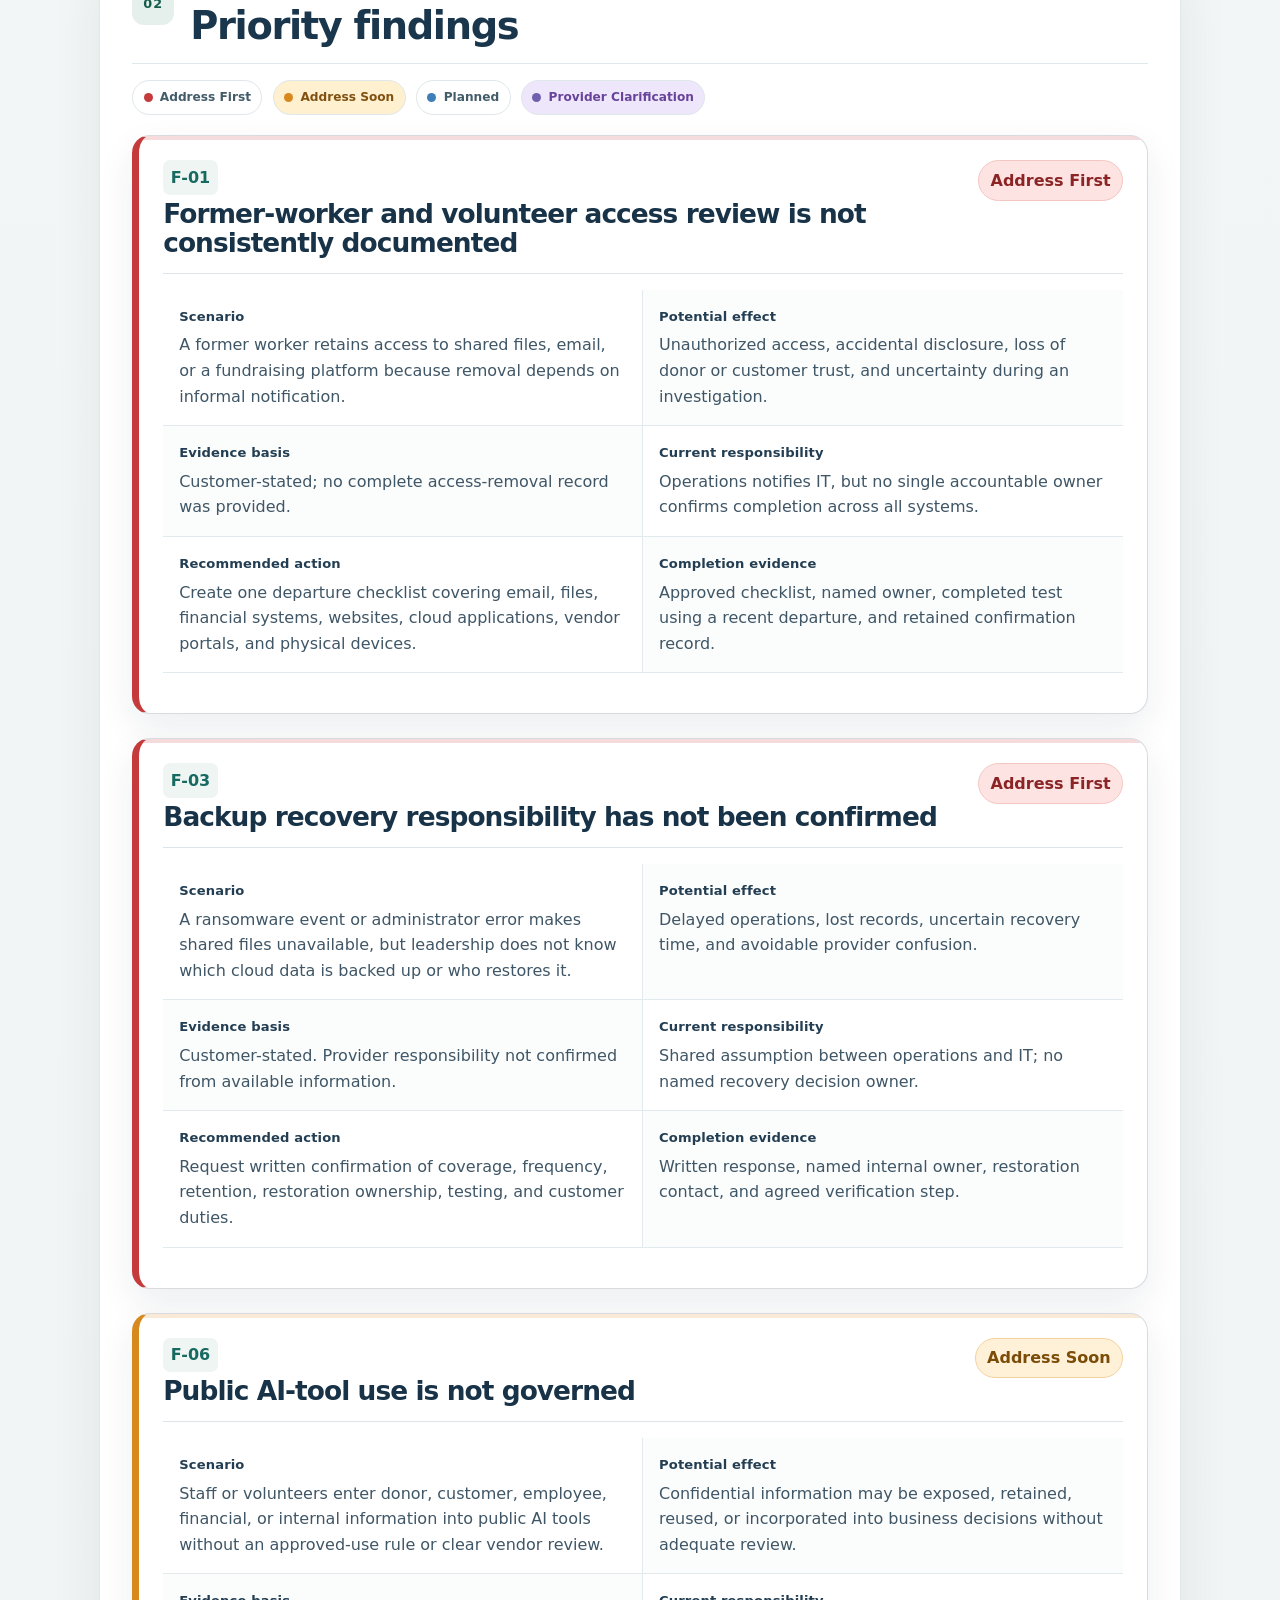
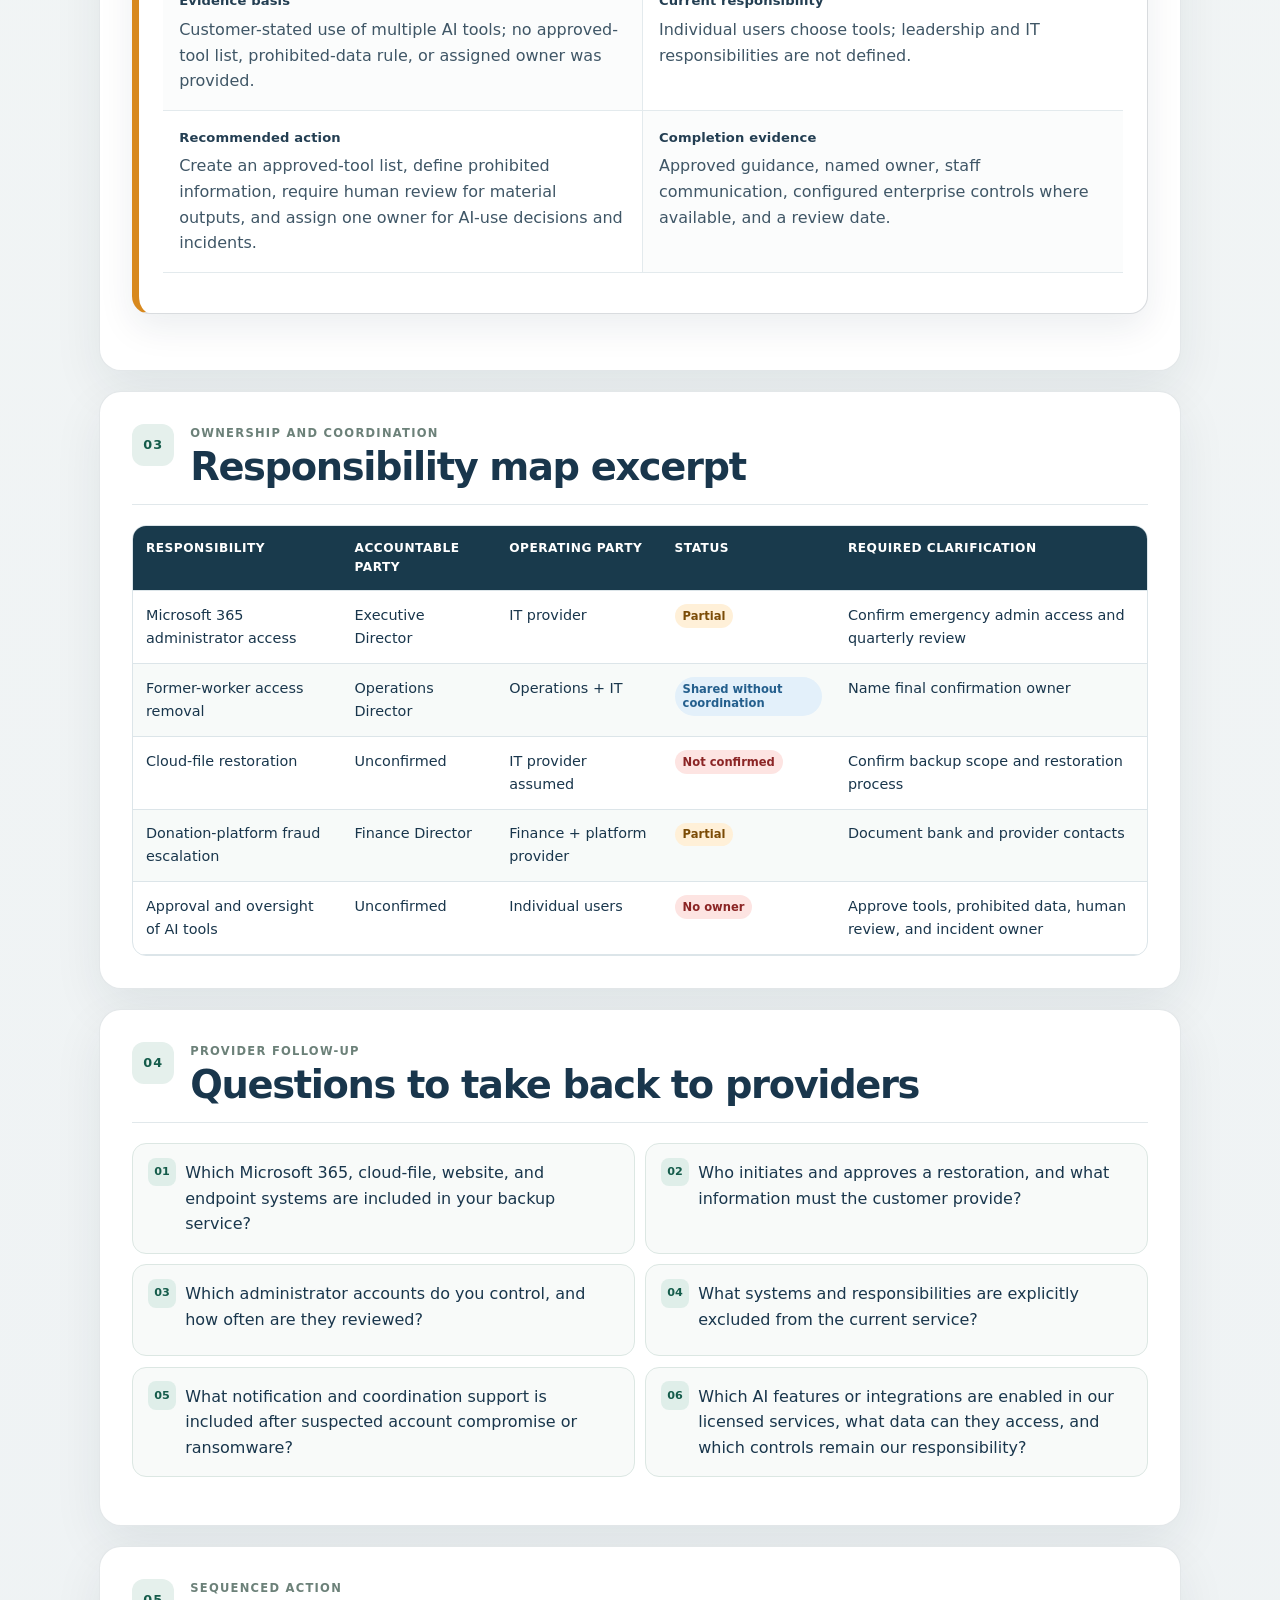
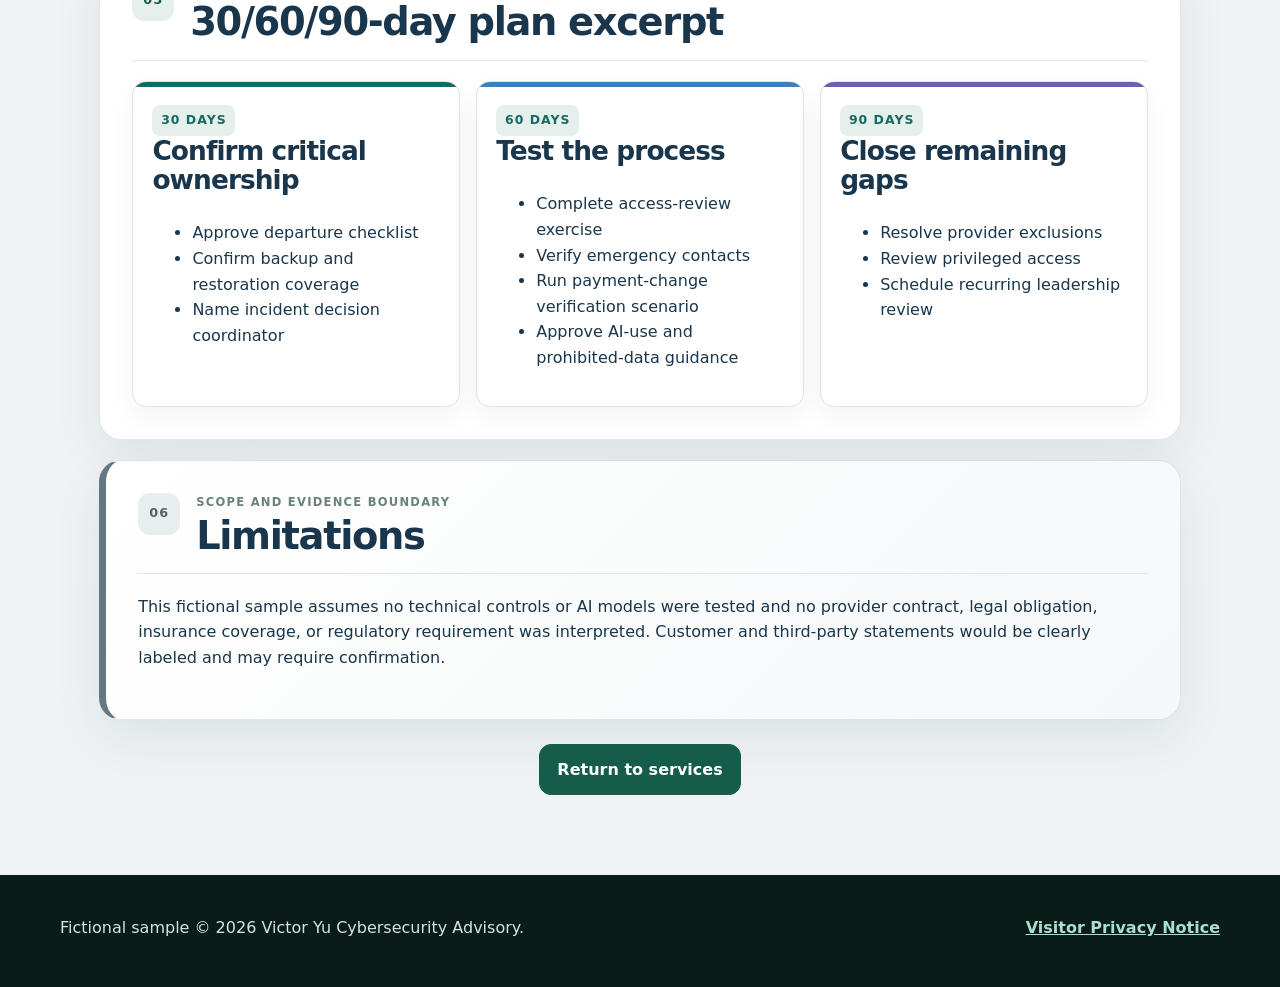
<file: sample-report.html>
<!doctype html>
<html lang="en"><head><meta charset="utf-8"><meta name="viewport" content="width=device-width,initial-scale=1"><meta name="description" content="Fictional sample cybersecurity leadership report from Victor Yu Cybersecurity Advisory."><title>Sample Cybersecurity Leadership Report | Victor Yu Cybersecurity Advisory</title><link rel="stylesheet" href="styles.css"></head>
<body class="report-page"><header class="site-header"><div class="container nav-wrap"><a class="brand" href="index.html" aria-label="Victor Yu Cybersecurity Advisory home"><img class="brand-logo" src="assets/logo-lockup-cropped.png" alt="Victor Yu Cybersecurity Advisory"></a><nav class="site-nav"><a href="index.html#services">Service Packages</a><a class="button button-small" href="index.html#contact">Request a Review</a></nav></div></header>
<main class="report-shell">
<section class="report-cover"><div class="report-cover-grid"><div><p class="eyebrow">Fictional sample — demonstration only</p><h1>Cybersecurity Risk, Responsibility and Resilience Review</h1><p class="report-subtitle">Northstar Community Services · Leadership Preview · July 2026</p><div class="report-meta"><span><strong>Report type</strong> Leadership advisory review</span><span><strong>Evidence basis</strong> Customer-provided, summary-level information</span><span><strong>Status</strong> Fictional demonstration</span></div><div class="report-warning"><strong>Important:</strong> This sample uses a fictional organization and invented facts. It demonstrates structure and writing quality. It is not a customer assessment, technical audit, compliance opinion, or guarantee.</div></div><figure class="report-cover-graphic"><img src="assets/icon-risk-findings.png" alt="Illustration representing prioritized risk findings and leadership review."></figure></div></section>
<section class="report-section report-section-summary"><div class="report-section-heading"><span class="section-index">01</span><div><p class="section-kicker">Executive overview</p><h2>Leadership summary</h2></div></div><p>Northstar depends on Microsoft 365, cloud file storage, online donations, payroll, accounting, a website platform, and an outsourced IT provider. The review identified five leadership priorities: confirm administrator and former-worker access, document backup and restoration responsibilities, establish a payment-change verification process, define incident coordination across leadership and providers, and govern staff use of public AI tools.</p><div class="summary-metrics"><div><strong>12</strong><span>critical systems and services</span></div><div><strong>9</strong><span>responsibility findings</span></div><div><strong>3</strong><span>provider clarifications</span></div><div><strong>8</strong><span>sequenced actions</span></div></div></section>
<section class="report-section"><div class="report-section-heading"><span class="section-index">02</span><div><p class="section-kicker">Prioritized observations</p><h2>Priority findings</h2></div></div><div class="priority-legend" aria-label="Finding priority legend"><span class="legend-item legend-first"><i></i>Address First</span><span class="legend-item legend-soon"><i></i>Address Soon</span><span class="legend-item legend-plan"><i></i>Planned</span><span class="legend-item legend-clarify"><i></i>Provider Clarification</span></div>
<article class="finding-card priority-first"><div class="finding-header"><div><span class="finding-id">F-01</span><h3>Former-worker and volunteer access review is not consistently documented</h3></div><span class="priority-badge">Address First</span></div><dl class="finding-grid"><div><dt>Scenario</dt><dd>A former worker retains access to shared files, email, or a fundraising platform because removal depends on informal notification.</dd></div><div><dt>Potential effect</dt><dd>Unauthorized access, accidental disclosure, loss of donor or customer trust, and uncertainty during an investigation.</dd></div><div><dt>Evidence basis</dt><dd>Customer-stated; no complete access-removal record was provided.</dd></div><div><dt>Current responsibility</dt><dd>Operations notifies IT, but no single accountable owner confirms completion across all systems.</dd></div><div><dt>Recommended action</dt><dd>Create one departure checklist covering email, files, financial systems, websites, cloud applications, vendor portals, and physical devices.</dd></div><div><dt>Completion evidence</dt><dd>Approved checklist, named owner, completed test using a recent departure, and retained confirmation record.</dd></div></dl></article>
<article class="finding-card priority-first"><div class="finding-header"><div><span class="finding-id">F-03</span><h3>Backup recovery responsibility has not been confirmed</h3></div><span class="priority-badge">Address First</span></div><dl class="finding-grid"><div><dt>Scenario</dt><dd>A ransomware event or administrator error makes shared files unavailable, but leadership does not know which cloud data is backed up or who restores it.</dd></div><div><dt>Potential effect</dt><dd>Delayed operations, lost records, uncertain recovery time, and avoidable provider confusion.</dd></div><div><dt>Evidence basis</dt><dd>Customer-stated. Provider responsibility not confirmed from available information.</dd></div><div><dt>Current responsibility</dt><dd>Shared assumption between operations and IT; no named recovery decision owner.</dd></div><div><dt>Recommended action</dt><dd>Request written confirmation of coverage, frequency, retention, restoration ownership, testing, and customer duties.</dd></div><div><dt>Completion evidence</dt><dd>Written response, named internal owner, restoration contact, and agreed verification step.</dd></div></dl></article>
<article class="finding-card priority-soon"><div class="finding-header"><div><span class="finding-id">F-06</span><h3>Public AI-tool use is not governed</h3></div><span class="priority-badge">Address Soon</span></div><dl class="finding-grid"><div><dt>Scenario</dt><dd>Staff or volunteers enter donor, customer, employee, financial, or internal information into public AI tools without an approved-use rule or clear vendor review.</dd></div><div><dt>Potential effect</dt><dd>Confidential information may be exposed, retained, reused, or incorporated into business decisions without adequate review.</dd></div><div><dt>Evidence basis</dt><dd>Customer-stated use of multiple AI tools; no approved-tool list, prohibited-data rule, or assigned owner was provided.</dd></div><div><dt>Current responsibility</dt><dd>Individual users choose tools; leadership and IT responsibilities are not defined.</dd></div><div><dt>Recommended action</dt><dd>Create an approved-tool list, define prohibited information, require human review for material outputs, and assign one owner for AI-use decisions and incidents.</dd></div><div><dt>Completion evidence</dt><dd>Approved guidance, named owner, staff communication, configured enterprise controls where available, and a review date.</dd></div></dl></article></section>
<section class="report-section"><div class="report-section-heading"><span class="section-index">03</span><div><p class="section-kicker">Ownership and coordination</p><h2>Responsibility map excerpt</h2></div></div><div class="table-wrap"><table><thead><tr><th>Responsibility</th><th>Accountable party</th><th>Operating party</th><th>Status</th><th>Required clarification</th></tr></thead><tbody><tr><td>Microsoft 365 administrator access</td><td>Executive Director</td><td>IT provider</td><td><span class="status-pill status-partial">Partial</span></td><td>Confirm emergency admin access and quarterly review</td></tr><tr><td>Former-worker access removal</td><td>Operations Director</td><td>Operations + IT</td><td><span class="status-pill status-shared">Shared without coordination</span></td><td>Name final confirmation owner</td></tr><tr><td>Cloud-file restoration</td><td>Unconfirmed</td><td>IT provider assumed</td><td><span class="status-pill status-unconfirmed">Not confirmed</span></td><td>Confirm backup scope and restoration process</td></tr><tr><td>Donation-platform fraud escalation</td><td>Finance Director</td><td>Finance + platform provider</td><td><span class="status-pill status-partial">Partial</span></td><td>Document bank and provider contacts</td></tr><tr><td>Approval and oversight of AI tools</td><td>Unconfirmed</td><td>Individual users</td><td><span class="status-pill status-no-owner">No owner</span></td><td>Approve tools, prohibited data, human review, and incident owner</td></tr></tbody></table></div></section>
<section class="report-section"><div class="report-section-heading"><span class="section-index">04</span><div><p class="section-kicker">Provider follow-up</p><h2>Questions to take back to providers</h2></div></div><ol class="provider-questions"><li>Which Microsoft 365, cloud-file, website, and endpoint systems are included in your backup service?</li><li>Who initiates and approves a restoration, and what information must the customer provide?</li><li>Which administrator accounts do you control, and how often are they reviewed?</li><li>What systems and responsibilities are explicitly excluded from the current service?</li><li>What notification and coordination support is included after suspected account compromise or ransomware?</li><li>Which AI features or integrations are enabled in our licensed services, what data can they access, and which controls remain our responsibility?</li></ol></section>
<section class="report-section"><div class="report-section-heading"><span class="section-index">05</span><div><p class="section-kicker">Sequenced action</p><h2>30/60/90-day plan excerpt</h2></div></div><div class="plan-grid"><article><span>30 days</span><h3>Confirm critical ownership</h3><ul><li>Approve departure checklist</li><li>Confirm backup and restoration coverage</li><li>Name incident decision coordinator</li></ul></article><article><span>60 days</span><h3>Test the process</h3><ul><li>Complete access-review exercise</li><li>Verify emergency contacts</li><li>Run payment-change verification scenario</li><li>Approve AI-use and prohibited-data guidance</li></ul></article><article><span>90 days</span><h3>Close remaining gaps</h3><ul><li>Resolve provider exclusions</li><li>Review privileged access</li><li>Schedule recurring leadership review</li></ul></article></div></section>
<section class="report-section report-limitations"><div class="report-section-heading"><span class="section-index">06</span><div><p class="section-kicker">Scope and evidence boundary</p><h2>Limitations</h2></div></div><p>This fictional sample assumes no technical controls or AI models were tested and no provider contract, legal obligation, insurance coverage, or regulatory requirement was interpreted. Customer and third-party statements would be clearly labeled and may require confirmation.</p></section>
<div class="center-actions"><a class="button" href="index.html#services">Return to services</a></div>
</main><footer class="site-footer"><div class="container footer-content"><p>Fictional sample © 2026 Victor Yu Cybersecurity Advisory.</p><p><a href="privacy.html">Visitor Privacy Notice</a></p></div></footer>
<div id="privacy-banner" class="privacy-banner" role="region" aria-label="Privacy acknowledgment" hidden>
  <div class="privacy-banner-inner">
    <p><strong>Privacy notice:</strong> This draft site does not use analytics or advertising cookies. The inquiry form prepares an email on your device; it does not upload your message to this website. Please avoid sending passwords, sensitive records, or confidential incident evidence.</p>
    <div class="privacy-banner-actions">
      <a href="privacy.html">Read privacy notice</a>
      <button id="privacy-acknowledge" class="button button-small" type="button">Acknowledge</button>
    </div>
  </div>
</div>
</body></html>
</file>
<file: styles.css>
:root {
  --ink: #13231f;
  --muted: #53645f;
  --paper: #fffdf8;
  --soft: #f1f5f0;
  --accent: #dbe9dc;
  --brand: #155c4b;
  --brand-dark: #0c3f34;
  --dark: #102a25;
  --line: #d8e0dc;
  --white: #ffffff;
  --shadow: 0 20px 60px rgba(16, 42, 37, .12);
  --radius: 20px;
}

* { box-sizing: border-box; }
html { scroll-behavior: smooth; }
body {
  margin: 0;
  color: var(--ink);
  background: var(--paper);
  font-family: Inter, ui-sans-serif, system-ui, -apple-system, BlinkMacSystemFont, "Segoe UI", sans-serif;
  line-height: 1.6;
}
a { color: inherit; }
img { max-width: 100%; }
button, input, textarea, select { font: inherit; }

.skip-link {
  position: fixed;
  left: 1rem;
  top: -5rem;
  z-index: 999;
  background: var(--white);
  padding: .7rem 1rem;
  border-radius: .5rem;
}
.skip-link:focus { top: 1rem; }

.container { width: min(1160px, calc(100% - 2rem)); margin: 0 auto; }
.narrow { width: min(920px, calc(100% - 2rem)); }
.section { padding: 6rem 0; }
.section-soft { background: var(--soft); }
.section-dark { background: var(--dark); color: var(--white); }
.section-accent { background: var(--accent); }
.eyebrow {
  margin: 0 0 1rem;
  color: var(--brand);
  font-size: .78rem;
  font-weight: 800;
  letter-spacing: .12em;
  text-transform: uppercase;
}
.section-dark .eyebrow { color: #9dd6c5; }
h1, h2, h3, h4 { margin-top: 0; line-height: 1.1; letter-spacing: -.035em; }
h1 { font-size: clamp(2.7rem, 7vw, 5.7rem); max-width: 14ch; margin-bottom: 1.5rem; }
h2 { font-size: clamp(2.1rem, 4vw, 3.8rem); max-width: 16ch; margin-bottom: 1.5rem; }
h3 { font-size: 1.65rem; }
h4 { font-size: 1rem; letter-spacing: 0; margin-bottom: .75rem; }
p { margin-top: 0; }

.site-header {
  position: sticky;
  top: 0;
  z-index: 100;
  background: rgba(255, 253, 248, .92);
  backdrop-filter: blur(16px);
  border-bottom: 1px solid rgba(216, 224, 220, .8);
}
.nav-wrap { min-height: 76px; display: flex; align-items: center; justify-content: space-between; gap: 2rem; }
.brand { display: flex; align-items: center; gap: .75rem; text-decoration: none; line-height: 1.1; }
.brand-mark { display: grid; place-items: center; width: 42px; height: 42px; border-radius: 12px; background: var(--brand); color: white; font-weight: 800; }
.brand strong, .brand small { display: block; }
.brand small { color: var(--muted); margin-top: .25rem; }
.site-nav { display: flex; align-items: center; gap: 1.15rem; flex-shrink: 0; }
.site-nav a { text-decoration: none; font-weight: 760; font-size: .92rem; white-space: nowrap; letter-spacing: -.01em; }
.site-nav a:not(.button) { padding: .55rem .15rem; border-bottom: 2px solid transparent; }
.site-nav a:not(.button):hover, .site-nav a:not(.button):focus-visible { color: var(--brand); border-bottom-color: var(--brand); }
.menu-button { display: none; border: 1px solid var(--line); background: var(--white); border-radius: 10px; padding: .55rem .8rem; }

.hero { padding: 8rem 0 6rem; overflow: hidden; }
.hero-grid, .about-grid, .contact-grid { display: grid; grid-template-columns: 1.35fr .75fr; gap: 4rem; align-items: center; }
.hero-copy { max-width: 690px; color: var(--muted); font-size: 1.2rem; }
.hero-actions { display: flex; flex-wrap: wrap; gap: .8rem; margin: 2rem 0 1rem; }
.microcopy { max-width: 640px; color: var(--muted); font-size: .86rem; }
.hero-card, .credential-card {
  padding: 2rem;
  border-radius: var(--radius);
  background: var(--white);
  box-shadow: var(--shadow);
  border: 1px solid var(--line);
}
.hero-card { transform: rotate(1.5deg); }
.card-label { font-weight: 800; color: var(--brand); }
.check-list { list-style: none; margin: 0; padding: 0; }
.check-list li { position: relative; padding: .65rem 0 .65rem 1.8rem; border-bottom: 1px solid var(--line); }
.check-list li:last-child { border-bottom: 0; }
.check-list li::before { content: "✓"; position: absolute; left: 0; color: var(--brand); font-weight: 900; }

.button {
  display: inline-flex;
  justify-content: center;
  align-items: center;
  min-height: 48px;
  padding: .75rem 1.1rem;
  border: 1px solid var(--brand);
  border-radius: 12px;
  background: var(--brand);
  color: var(--white);
  font-weight: 800;
  text-decoration: none;
  cursor: pointer;
}
.button:hover { background: var(--brand-dark); }
.button-secondary { background: transparent; color: var(--brand); }
.button-secondary:hover { color: white; }
.button-small { min-height: 40px; padding: .55rem .85rem; }
.full-width { width: 100%; }

.question-grid { display: grid; grid-template-columns: repeat(2, 1fr); gap: 1rem; margin-top: 2rem; }
.question-grid article { padding: 1.3rem; border-radius: 14px; background: var(--white); border: 1px solid var(--line); font-weight: 700; }
.section-note { margin: 1.5rem 0 0; color: var(--muted); }
.split { display: grid; grid-template-columns: .85fr 1.15fr; gap: 4rem; align-items: center; }
.align-start { align-items: start; }
.body-copy { color: var(--muted); font-size: 1.08rem; }
.section-heading { margin-bottom: 2.5rem; }
.section-heading p:last-child { max-width: 700px; color: var(--muted); }
.light-heading p:last-child { color: #c9d9d4; }

.service-grid { display: grid; grid-template-columns: repeat(2, 1fr); gap: 1.5rem; }
.service-card { padding: 2rem; border-radius: var(--radius); background: #163a33; border: 1px solid rgba(255,255,255,.16); }
.service-card.featured { background: var(--white); color: var(--ink); transform: translateY(-10px); }
.service-topline { display: flex; justify-content: space-between; gap: 1rem; align-items: center; margin-bottom: 1.5rem; color: #acd8ca; font-weight: 800; }
.featured .service-topline { color: var(--brand); }
.service-topline strong { font-size: 2rem; }
.service-fit { color: #d6e2de; min-height: 4.8rem; }
.featured .service-fit { color: var(--muted); }
.service-card ul { padding-left: 1.2rem; margin-bottom: 1.5rem; }
.service-card li { margin-bottom: .55rem; }
.service-boundary { min-height: 5.8rem; padding: 1rem; margin: 1.5rem 0; border-radius: 12px; background: rgba(255,255,255,.08); font-size: .9rem; }
.featured .service-boundary { background: var(--soft); }

.impact-grid { display: grid; grid-template-columns: repeat(4, 1fr); gap: 1rem; }
.impact-grid article { padding: 1.5rem; background: var(--white); border: 1px solid var(--line); border-radius: 16px; }
.impact-grid span { color: var(--brand); font-weight: 900; }
.impact-grid h3 { margin: 1.4rem 0 .6rem; }
.impact-grid p { color: var(--muted); margin-bottom: 0; }

.about-grid { grid-template-columns: 1.15fr .85fr; }
.profile-links { display: grid; gap: .7rem; margin-top: 1.2rem; }
.profile-links a { color: var(--brand); font-weight: 800; }
.limit-grid { display: flex; flex-wrap: wrap; gap: .7rem; margin-top: 2rem; }
.limit-grid span { padding: .7rem .9rem; border: 1px solid var(--line); border-radius: 999px; background: var(--soft); font-weight: 700; }

.contact-section { background: #e8efe9; }
.contact-grid { align-items: start; }
.contact-note { padding: 1rem; border-left: 4px solid var(--brand); background: rgba(255,255,255,.55); font-size: .9rem; }
.contact-form { display: grid; gap: 1rem; padding: 2rem; border-radius: var(--radius); background: var(--white); border: 1px solid var(--line); box-shadow: var(--shadow); }
.contact-form label { display: grid; gap: .4rem; font-weight: 750; }
.contact-form input, .contact-form textarea, .contact-form select { width: 100%; padding: .8rem .9rem; border: 1px solid #b8c6c1; border-radius: 10px; background: white; color: var(--ink); }
.contact-form input:focus, .contact-form textarea:focus, .contact-form select:focus { outline: 3px solid rgba(21,92,75,.18); border-color: var(--brand); }
.form-status { min-height: 1.4em; margin: 0; color: var(--muted); font-size: .9rem; }

.site-footer { padding: 2.5rem 0; background: #091c18; color: #d7e3df; }
.footer-grid { display: grid; grid-template-columns: repeat(2, 1fr); gap: 2rem; }
.site-footer p { margin-bottom: .4rem; }

@media (max-width: 1080px) {
  .menu-button { display: inline-flex; }
  .site-nav { display: none; position: absolute; top: 68px; left: 1rem; right: 1rem; flex-direction: column; align-items: stretch; padding: 1rem; border: 1px solid var(--line); border-radius: 14px; background: var(--paper); box-shadow: var(--shadow); }
  .site-nav.is-open { display: flex; }
  .hero { padding-top: 5rem; }
  .hero-grid, .about-grid, .contact-grid, .split, .service-grid { grid-template-columns: 1fr; gap: 2rem; }
  .hero-card { transform: none; }
  .service-card.featured { transform: none; }
  .impact-grid { grid-template-columns: repeat(2, 1fr); }
}

@media (max-width: 620px) {
  .section { padding: 4rem 0; }
  .question-grid, .impact-grid, .footer-grid { grid-template-columns: 1fr; }
  h1 { font-size: clamp(2.5rem, 14vw, 4.2rem); }
  .hero-actions .button { width: 100%; }
  .brand-logo { height: 40px; max-width: 240px; }
}

/* Outcome-driven additions */
.decision-list{margin:0;padding-left:1.2rem;display:grid;gap:.85rem}.decision-list li::marker{font-weight:800;color:var(--accent,#39d0b3)}
.outcome-grid,.trigger-grid{display:grid;grid-template-columns:repeat(3,1fr);gap:1rem}.outcome-grid article,.trigger-grid article{background:#fff;border:1px solid rgba(20,39,58,.13);border-radius:16px;padding:1.35rem;box-shadow:0 8px 30px rgba(20,39,58,.06)}.outcome-number{font-weight:800;font-size:.85rem;letter-spacing:.12em;color:#176a61}.deliverable-list{display:grid;gap:.72rem}.service-purpose{font-size:1.08rem}.scope-note{font-size:.9rem;padding-top:1rem;border-top:1px solid rgba(255,255,255,.18)}
.finding-card{background:#fff;color:#183247;border:1px solid rgba(20,39,58,.16);border-radius:18px;padding:1.5rem;box-shadow:0 10px 35px rgba(15,38,58,.1);margin:1rem 0 1.5rem}.finding-header{display:flex;justify-content:space-between;align-items:flex-start;gap:1rem;border-bottom:1px solid #dce5e9;padding-bottom:1rem}.finding-header h3{margin:.25rem 0 0}.finding-id{font-weight:800;color:#176a61}.priority-badge{white-space:nowrap;background:#ffe7bf;color:#6f4300;padding:.4rem .7rem;border-radius:999px;font-weight:800}.finding-grid{display:grid;grid-template-columns:1fr 1fr;gap:0}.finding-grid>div{padding:1rem;border-bottom:1px solid #e3eaed}.finding-grid>div:nth-child(odd){border-right:1px solid #e3eaed}.finding-grid dt{font-weight:800;margin-bottom:.35rem}.finding-grid dd{margin:0}.center-actions{text-align:center;margin-top:1.5rem}
.report-page{background:#eef2f4}.report-shell{max-width:980px;margin:0 auto;padding:3rem 1.2rem 5rem}.report-cover,.report-section{background:#fff;border:1px solid #dce5e9;border-radius:18px;padding:2rem;margin-bottom:1.25rem;box-shadow:0 10px 35px rgba(15,38,58,.07)}.report-cover h1{max-width:760px}.report-subtitle{font-size:1.15rem}.report-warning{background:#fff5dc;border-left:5px solid #dc9b23;padding:1rem;margin-top:1.5rem}.summary-metrics{display:grid;grid-template-columns:repeat(4,1fr);gap:1rem;margin-top:1.5rem}.summary-metrics div{background:#f2f7f7;padding:1rem;border-radius:12px}.summary-metrics strong{display:block;font-size:1.8rem}.summary-metrics span{font-size:.86rem}.table-wrap{overflow-x:auto}table{width:100%;border-collapse:collapse}th,td{text-align:left;padding:.8rem;border-bottom:1px solid #dce5e9;vertical-align:top}th{background:#f2f7f7}.provider-questions{display:grid;gap:.65rem}.plan-grid{display:grid;grid-template-columns:repeat(3,1fr);gap:1rem}.plan-grid article{background:#f2f7f7;border-radius:14px;padding:1.2rem}.plan-grid span{font-weight:800;color:#176a61;text-transform:uppercase;letter-spacing:.08em;font-size:.78rem}.report-limitations{border-left:5px solid #176a61}
@media(max-width:850px){.outcome-grid,.trigger-grid,.plan-grid{grid-template-columns:1fr}.finding-grid{grid-template-columns:1fr}.finding-grid>div:nth-child(odd){border-right:0}.summary-metrics{grid-template-columns:1fr 1fr}}

/* Inquiry form repair */
.contact-section-dark { background: var(--ink); }
.contact-copy { color: #d6e2de; }
.contact-copy h2 { color: var(--white); }
.contact-copy .eyebrow { color: #8fe0cc; }
.contact-section-dark .contact-note {
  color: #d6e2de;
  background: rgba(255,255,255,.08);
  border-left-color: #8fe0cc;
}
.contact-form { color: var(--ink); }
.contact-form .form-heading { margin-bottom: .25rem; }
.contact-form .form-heading h3 { margin-bottom: .25rem; }
.contact-form .form-heading p { margin: 0; color: var(--muted); font-size: .9rem; }
.contact-form > label { display: block; margin-bottom: -.55rem; color: var(--ink); font-weight: 800; }
.contact-form input,
.contact-form textarea,
.contact-form select { display: block; min-height: 48px; font: inherit; }
.contact-form textarea { min-height: 150px; resize: vertical; }
.contact-form ::placeholder { color: #6f7f79; opacity: 1; }
.contact-form .form-status { color: #35554b; font-weight: 700; }

/* Graphic integration */
.hero-side {
  display: grid;
  gap: 1.35rem;
}
.hero-visual,
.inline-graphic {
  margin: 0;
}
.hero-visual img,
.inline-graphic img,
.outcome-icon {
  display: block;
}
.hero-visual img {
  width: 100%;
  border-radius: 22px;
  border: 1px solid var(--line);
  background: var(--white);
  box-shadow: var(--shadow);
}
.outcome-grid article {
  position: relative;
}
.outcome-icon {
  width: 92px;
  height: 92px;
  object-fit: cover;
  border-radius: 18px;
  margin-bottom: 1rem;
  background: #f7fbfa;
  border: 1px solid rgba(20,39,58,.08);
  box-shadow: 0 10px 22px rgba(20,39,58,.06);
}
.feature-copy {
  display: grid;
  gap: .2rem;
}
.inline-graphic {
  margin-top: 1rem;
}
.inline-graphic img {
  max-width: 360px;
  width: 100%;
  border-radius: 20px;
  border: 1px solid var(--line);
  background: var(--white);
  box-shadow: 0 16px 42px rgba(16, 42, 37, .08);
}
.featured-service {
  background: var(--white);
  color: var(--ink);
  transform: translateY(-10px);
}
.featured-service .service-topline {
  color: var(--brand);
}
@media (max-width: 900px) {
  .featured-service {
    transform: none;
  }
  .hero-side {
    gap: 1rem;
  }
}


/* Logo and report graphic updates */
.brand-logo { filter: drop-shadow(0 2px 8px rgba(17, 55, 47, .06)); }
.report-cover-grid { display: grid; grid-template-columns: 1.35fr .65fr; gap: 1.5rem; align-items: center; }
.report-cover-graphic { margin: 0; display: flex; justify-content: center; }
.report-cover-graphic img { width: 100%; max-width: 220px; border-radius: 22px; border: 1px solid #dce5e9; background: #fff; box-shadow: 0 12px 32px rgba(15, 38, 58, .08); }
@media (max-width: 850px) {
  .report-cover-grid { grid-template-columns: 1fr; }
  .report-cover-graphic { justify-content: flex-start; }
}


/* Navigation clarity and anti-wrap controls */
@media (min-width: 1081px) {
  .brand-logo { max-width: 340px; height: 48px; }
  .nav-wrap { gap: 1.25rem; }
}
@media (max-width: 1080px) {
  .site-nav a { white-space: normal; }
  .site-nav .button { width: 100%; }
}

/* Enlarged cropped logo and visitor privacy acknowledgment */
@media (min-width: 1081px) {
  .brand-logo { height: 66px; width: auto; max-width: 430px; }
  .nav-wrap { min-height: 88px; }
}
@media (max-width: 1080px) and (min-width: 621px) {
  .brand-logo { height: 56px; width: auto; max-width: 360px; }
  .nav-wrap { min-height: 78px; }
}
.privacy-consent {
  display: grid !important;
  grid-template-columns: 22px 1fr;
  align-items: start;
  gap: .75rem !important;
  margin: .25rem 0 .1rem !important;
  padding: 1rem;
  border: 1px solid #cbd8d3;
  border-radius: 12px;
  background: #f4f8f6;
  font-size: .9rem;
  line-height: 1.45;
}
.privacy-consent input {
  width: 20px !important;
  min-height: 20px !important;
  margin: .15rem 0 0;
  accent-color: var(--brand);
}
.privacy-consent a,
.site-footer a,
.privacy-banner a { color: var(--brand); font-weight: 800; }
.site-footer a { color: #a9ded0; }
.footer-content { display: flex; justify-content: space-between; gap: 1.5rem; align-items: center; }
.privacy-banner {
  position: fixed;
  z-index: 300;
  left: 1rem;
  right: 1rem;
  bottom: 1rem;
  max-width: 1120px;
  margin: 0 auto;
  padding: 1rem 1.1rem;
  border: 1px solid #c8d7d1;
  border-radius: 16px;
  background: rgba(255,255,255,.98);
  box-shadow: 0 18px 55px rgba(16,42,37,.2);
}
.privacy-banner[hidden] { display: none; }
.privacy-banner-inner { display: flex; gap: 1.25rem; align-items: center; justify-content: space-between; }
.privacy-banner p { margin: 0; max-width: 820px; color: var(--ink); font-size: .92rem; }
.privacy-banner-actions { display: flex; gap: .75rem; align-items: center; white-space: nowrap; }
.privacy-page h1 { max-width: 18ch; }
@media (max-width: 760px) {
  .privacy-banner-inner,
  .footer-content { flex-direction: column; align-items: flex-start; }
  .privacy-banner-actions { width: 100%; justify-content: space-between; }
}

/* Professional report styling and priority color system */
.report-page {
  background:
    linear-gradient(180deg, #eaf1ee 0, #f4f7f6 240px, #eef2f4 100%);
  color: #19364c;
}
.report-shell { max-width: 1120px; padding-top: 2.25rem; }
.report-cover,
.report-section {
  border-color: rgba(26, 58, 76, .12);
  border-radius: 22px;
  box-shadow: 0 18px 50px rgba(15, 38, 58, .075);
}
.report-cover {
  position: relative;
  overflow: hidden;
  border-top: 7px solid var(--brand);
  background:
    radial-gradient(circle at 95% 5%, rgba(21,92,75,.12), transparent 30%),
    #fff;
}
.report-cover::after {
  content: "SAMPLE";
  position: absolute;
  right: -1.2rem;
  bottom: 1rem;
  color: rgba(21,92,75,.045);
  font-size: clamp(4rem, 11vw, 8rem);
  font-weight: 900;
  letter-spacing: .08em;
  pointer-events: none;
}
.report-cover-grid { position: relative; z-index: 1; }
.report-meta {
  display: grid;
  grid-template-columns: repeat(3, 1fr);
  gap: .75rem;
  margin-top: 1.25rem;
}
.report-meta span {
  padding: .8rem .9rem;
  border: 1px solid #dce7e3;
  border-radius: 12px;
  background: rgba(244,248,246,.88);
  color: #486259;
  font-size: .78rem;
  line-height: 1.35;
}
.report-meta strong { display: block; color: #163c32; margin-bottom: .15rem; }
.report-warning { border-radius: 10px; }
.report-section-heading {
  display: flex;
  align-items: flex-start;
  gap: 1rem;
  padding-bottom: 1rem;
  margin-bottom: 1.25rem;
  border-bottom: 1px solid #e1e8eb;
}
.report-section-heading h2 { margin: 0; font-size: clamp(1.7rem, 3vw, 2.4rem); max-width: none; }
.section-index {
  display: grid;
  place-items: center;
  flex: 0 0 42px;
  height: 42px;
  border-radius: 12px;
  background: #e5f0ec;
  color: var(--brand);
  font-size: .8rem;
  font-weight: 900;
  letter-spacing: .08em;
}
.section-kicker {
  margin: 0 0 .22rem;
  color: #6c8179;
  font-size: .72rem;
  font-weight: 900;
  letter-spacing: .11em;
  text-transform: uppercase;
}
.summary-metrics div {
  position: relative;
  overflow: hidden;
  border: 1px solid #dce7e3;
  background: linear-gradient(145deg, #f7faf9, #eef5f2);
}
.summary-metrics div::before {
  content: "";
  position: absolute;
  top: 0; left: 0; bottom: 0;
  width: 4px;
  background: var(--brand);
}
.summary-metrics strong { color: #123d33; }
.priority-legend {
  display: flex;
  flex-wrap: wrap;
  gap: .65rem;
  margin: -.25rem 0 1.25rem;
}
.legend-item {
  display: inline-flex;
  align-items: center;
  gap: .45rem;
  padding: .42rem .65rem;
  border: 1px solid #dfe7ea;
  border-radius: 999px;
  background: #fff;
  color: #435c69;
  font-size: .76rem;
  font-weight: 800;
}
.legend-item i { width: 9px; height: 9px; border-radius: 50%; }
.legend-first i { background: #c53b3b; }
.legend-soon i { background: #d8891e; }
.legend-plan i { background: #3d7fb8; }
.legend-clarify i { background: #6f60ad; }
.finding-card {
  position: relative;
  overflow: hidden;
  border-width: 1px;
  border-left-width: 7px;
  box-shadow: 0 14px 36px rgba(15,38,58,.08);
}
.finding-card::after {
  content: "";
  position: absolute;
  inset: 0 0 auto 0;
  height: 4px;
  opacity: .18;
}
.finding-card.priority-first { border-left-color: #c53b3b; }
.finding-card.priority-first::after { background: #c53b3b; }
.finding-card.priority-soon { border-left-color: #d8891e; }
.finding-card.priority-soon::after { background: #d8891e; }
.finding-card.priority-plan { border-left-color: #3d7fb8; }
.finding-card.priority-plan::after { background: #3d7fb8; }
.finding-card.priority-clarify { border-left-color: #6f60ad; }
.finding-card.priority-clarify::after { background: #6f60ad; }
.priority-first .priority-badge { background: #fde4e2; color: #8b2525; border: 1px solid #f4c5c1; }
.priority-soon .priority-badge { background: #fff0d8; color: #7b4c07; border: 1px solid #f3d19d; }
.priority-plan .priority-badge { background: #e3f0fa; color: #245f8d; border: 1px solid #bfd8ea; }
.priority-clarify .priority-badge { background: #ece7f8; color: #504084; border: 1px solid #d5caee; }
.finding-id {
  display: inline-block;
  padding: .28rem .48rem;
  border-radius: 7px;
  background: #eef5f2;
  color: #176a61;
}
.finding-grid > div { background: #fff; }
.finding-grid > div:nth-child(4n+2),
.finding-grid > div:nth-child(4n+3) { background: #fbfcfc; }
.finding-grid dt {
  color: #233e52;
  font-size: .82rem;
  letter-spacing: .01em;
}
.finding-grid dd { color: #3f5666; }
.table-wrap {
  border: 1px solid #dce5e9;
  border-radius: 14px;
  overflow: hidden;
}
table { font-size: .9rem; }
th {
  background: #193a4c;
  color: #fff;
  font-size: .76rem;
  letter-spacing: .04em;
  text-transform: uppercase;
}
tbody tr:nth-child(even) td { background: #f7faf9; }
tbody tr:hover td { background: #eef5f2; }
.status-pill {
  display: inline-flex;
  padding: .3rem .5rem;
  border-radius: 999px;
  font-size: .72rem;
  font-weight: 900;
  line-height: 1.25;
}
.status-partial { background: #fff0d8; color: #7b4c07; }
.status-shared { background: #e3f0fa; color: #245f8d; }
.status-unconfirmed,
.status-no-owner { background: #fde4e2; color: #8b2525; }
.provider-questions {
  counter-reset: provider-question;
  list-style: none;
  padding: 0;
  grid-template-columns: repeat(2, minmax(0, 1fr));
}
.provider-questions li {
  counter-increment: provider-question;
  position: relative;
  min-height: 92px;
  padding: 1rem 1rem 1rem 3.25rem;
  border: 1px solid #dce7e3;
  border-radius: 14px;
  background: #f8faf9;
}
.provider-questions li::before {
  content: counter(provider-question, decimal-leading-zero);
  position: absolute;
  left: .9rem;
  top: .85rem;
  display: grid;
  place-items: center;
  width: 1.8rem;
  height: 1.8rem;
  border-radius: 8px;
  background: #dfeee9;
  color: var(--brand);
  font-size: .7rem;
  font-weight: 900;
}
.plan-grid article {
  position: relative;
  overflow: hidden;
  border: 1px solid #dce7e3;
  background: #fff;
  box-shadow: 0 10px 25px rgba(15,38,58,.05);
}
.plan-grid article::before {
  content: "";
  position: absolute;
  left: 0; right: 0; top: 0;
  height: 5px;
}
.plan-grid article:nth-child(1)::before { background: #176a61; }
.plan-grid article:nth-child(2)::before { background: #3d7fb8; }
.plan-grid article:nth-child(3)::before { background: #6f60ad; }
.plan-grid span {
  display: inline-flex;
  margin-top: .25rem;
  padding: .35rem .55rem;
  border-radius: 8px;
  background: #e5f0ec;
}
.report-limitations {
  border-left: 7px solid #647782;
  background: linear-gradient(135deg, #fff, #f5f7f8);
}
.report-limitations .section-index { background: #e8edef; color: #4e636e; }
@media (max-width: 850px) {
  .report-meta { grid-template-columns: 1fr; }
  .provider-questions { grid-template-columns: 1fr; }
}
@media print {
  .site-header, .site-footer, .privacy-banner, .center-actions { display: none !important; }
  .report-page { background: #fff; }
  .report-shell { max-width: none; padding: 0; }
  .report-cover, .report-section, .finding-card, .plan-grid article { box-shadow: none; break-inside: avoid; }
}


/* Stronger homepage sample-report preview */
.sample-preview-layout{display:grid;grid-template-columns:minmax(0,1.75fr) minmax(280px,.75fr);gap:1.4rem;align-items:start}.finding-card-critical{border-left:8px solid #d64545;overflow:hidden;padding:0;background:#fff}.finding-document-bar{display:flex;justify-content:space-between;gap:1rem;align-items:center;padding:1rem 1.35rem;background:#f7f9fa;border-bottom:1px solid #dce5e9}.document-label,.document-meta{display:block}.document-label{font-size:.78rem;font-weight:900;letter-spacing:.1em;text-transform:uppercase;color:#176a61}.document-meta{font-size:.86rem;color:#667b87;margin-top:.2rem}.document-status{padding:.35rem .7rem;border-radius:999px;background:#e4f5ee;color:#155c4b;font-weight:850;font-size:.78rem}.finding-card-critical .finding-header{padding:1.25rem 1.35rem 1rem}.finding-summary-strip{display:grid;grid-template-columns:repeat(3,1fr);gap:0;border-top:1px solid #e3eaed;border-bottom:1px solid #e3eaed;background:#fbfcfd}.finding-summary-strip span{padding:.8rem 1rem;border-right:1px solid #e3eaed;color:#526975;font-size:.84rem}.finding-summary-strip span:last-child{border-right:0}.finding-summary-strip strong{display:block;color:#183247;font-size:.74rem;text-transform:uppercase;letter-spacing:.07em;margin-bottom:.15rem}.professional-grid>div{position:relative;padding:1.15rem 1.2rem 1.15rem 1.5rem}.professional-grid>div::before{content:"";position:absolute;left:.55rem;top:1.35rem;width:5px;height:5px;border-radius:50%;background:#6f8792}.professional-grid .field-action{background:#f4fbf8}.professional-grid .field-completion{background:#f6f8fc}.professional-grid .field-action::before{background:#15966f}.professional-grid .field-completion::before{background:#356ec5}.sample-side-panel{padding:1.5rem;border-radius:18px;background:#102a25;color:#fff;box-shadow:0 18px 46px rgba(16,42,37,.15);position:sticky;top:100px}.sample-side-panel .eyebrow{color:#8fe0cc}.sample-side-panel h3{font-size:1.55rem}.sample-feature-list{list-style:none;padding:0;margin:1.25rem 0 1.4rem;display:grid;gap:.85rem}.sample-feature-list li{display:grid;grid-template-columns:38px 1fr;gap:.8rem;align-items:start;padding-bottom:.85rem;border-bottom:1px solid rgba(255,255,255,.12)}.sample-feature-list li>span{display:grid;place-items:center;width:34px;height:34px;border-radius:10px;background:rgba(143,224,204,.14);color:#8fe0cc;font-weight:900;font-size:.78rem}.sample-feature-list strong,.sample-feature-list small{display:block}.sample-feature-list small{color:#c9d9d4;line-height:1.45;margin-top:.2rem}.compact-legend{display:flex;flex-wrap:wrap;gap:.45rem;margin-bottom:1.1rem}.compact-legend span{padding:.32rem .55rem;border-radius:999px;font-size:.7rem;font-weight:850}.legend-critical{background:#fde4e4;color:#9e2d2d}.legend-soon{background:#fff0cf;color:#805111}.legend-planned{background:#e5eefc;color:#275796}.legend-clarify{background:#eee7fb;color:#68439a}
@media(max-width:1000px){.sample-preview-layout{grid-template-columns:1fr}.sample-side-panel{position:static}.finding-summary-strip{grid-template-columns:1fr}.finding-summary-strip span{border-right:0;border-bottom:1px solid #e3eaed}.finding-summary-strip span:last-child{border-bottom:0}}
</file>
